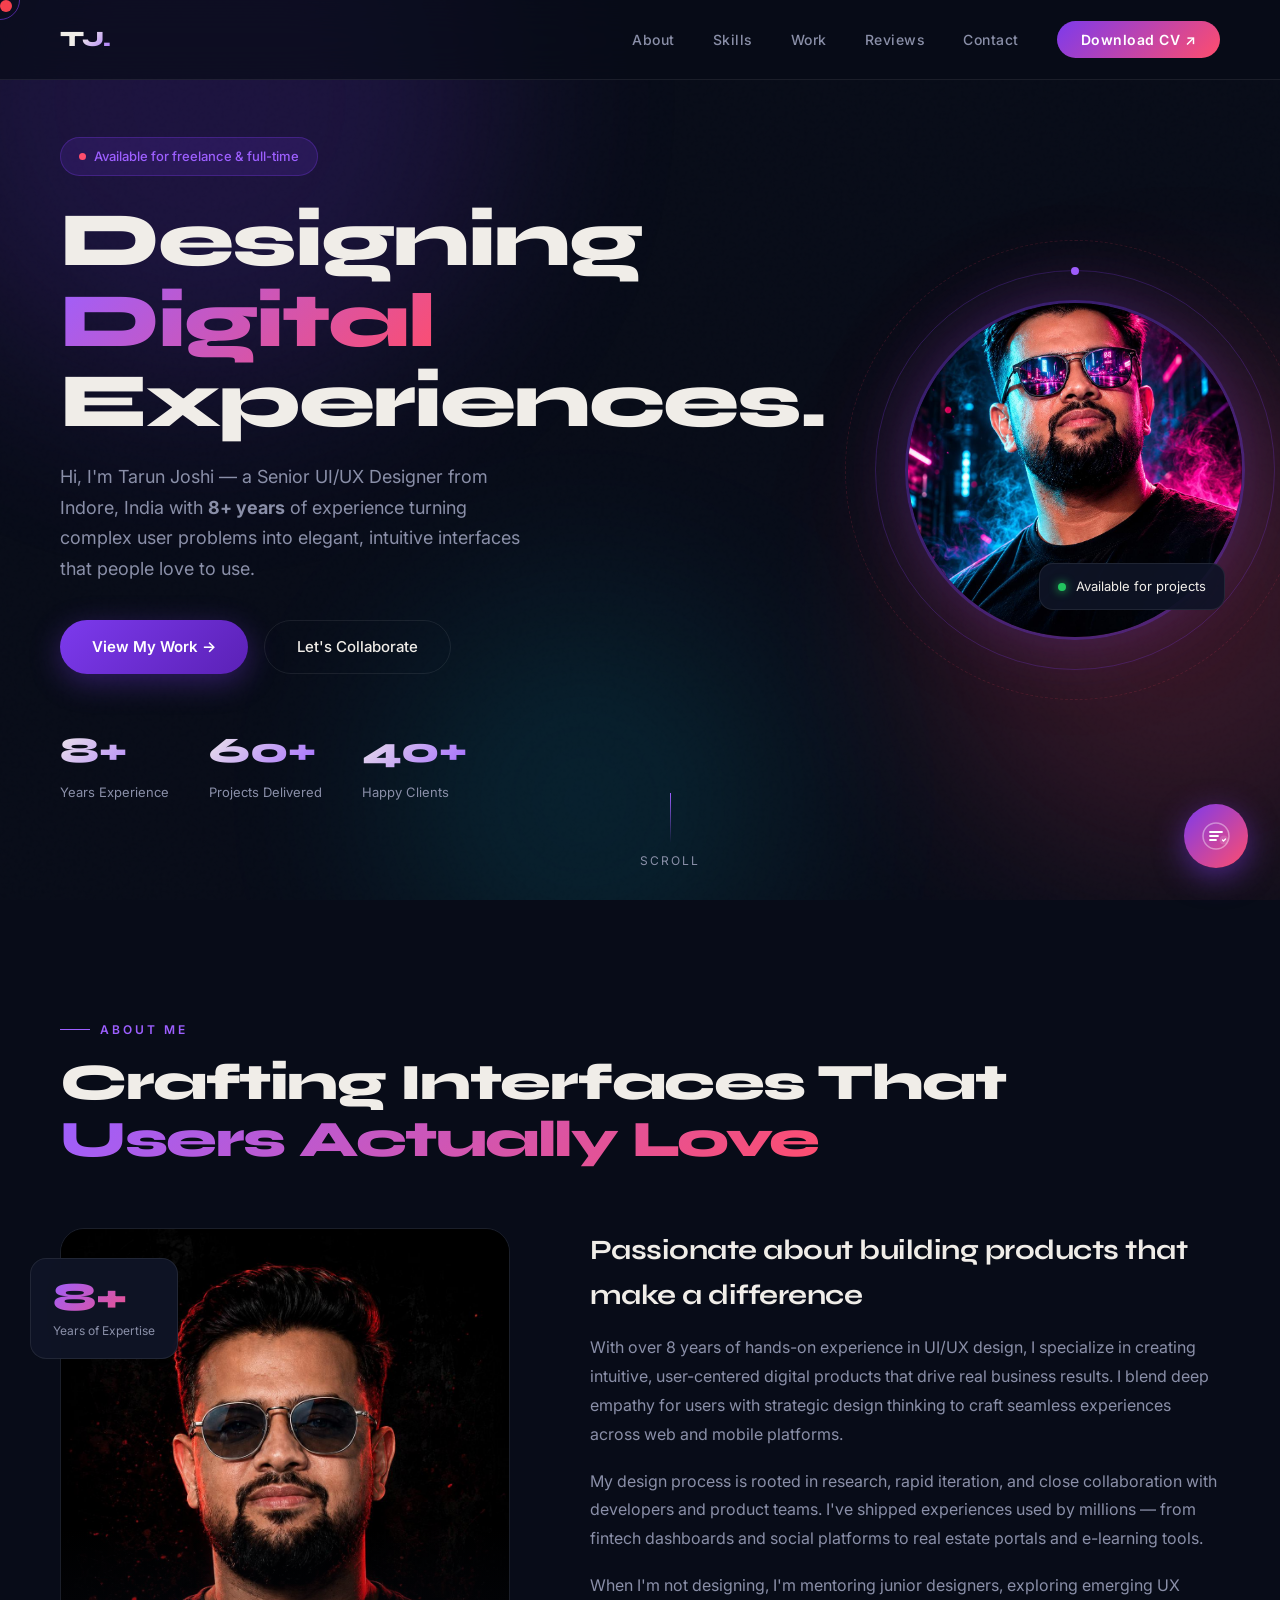
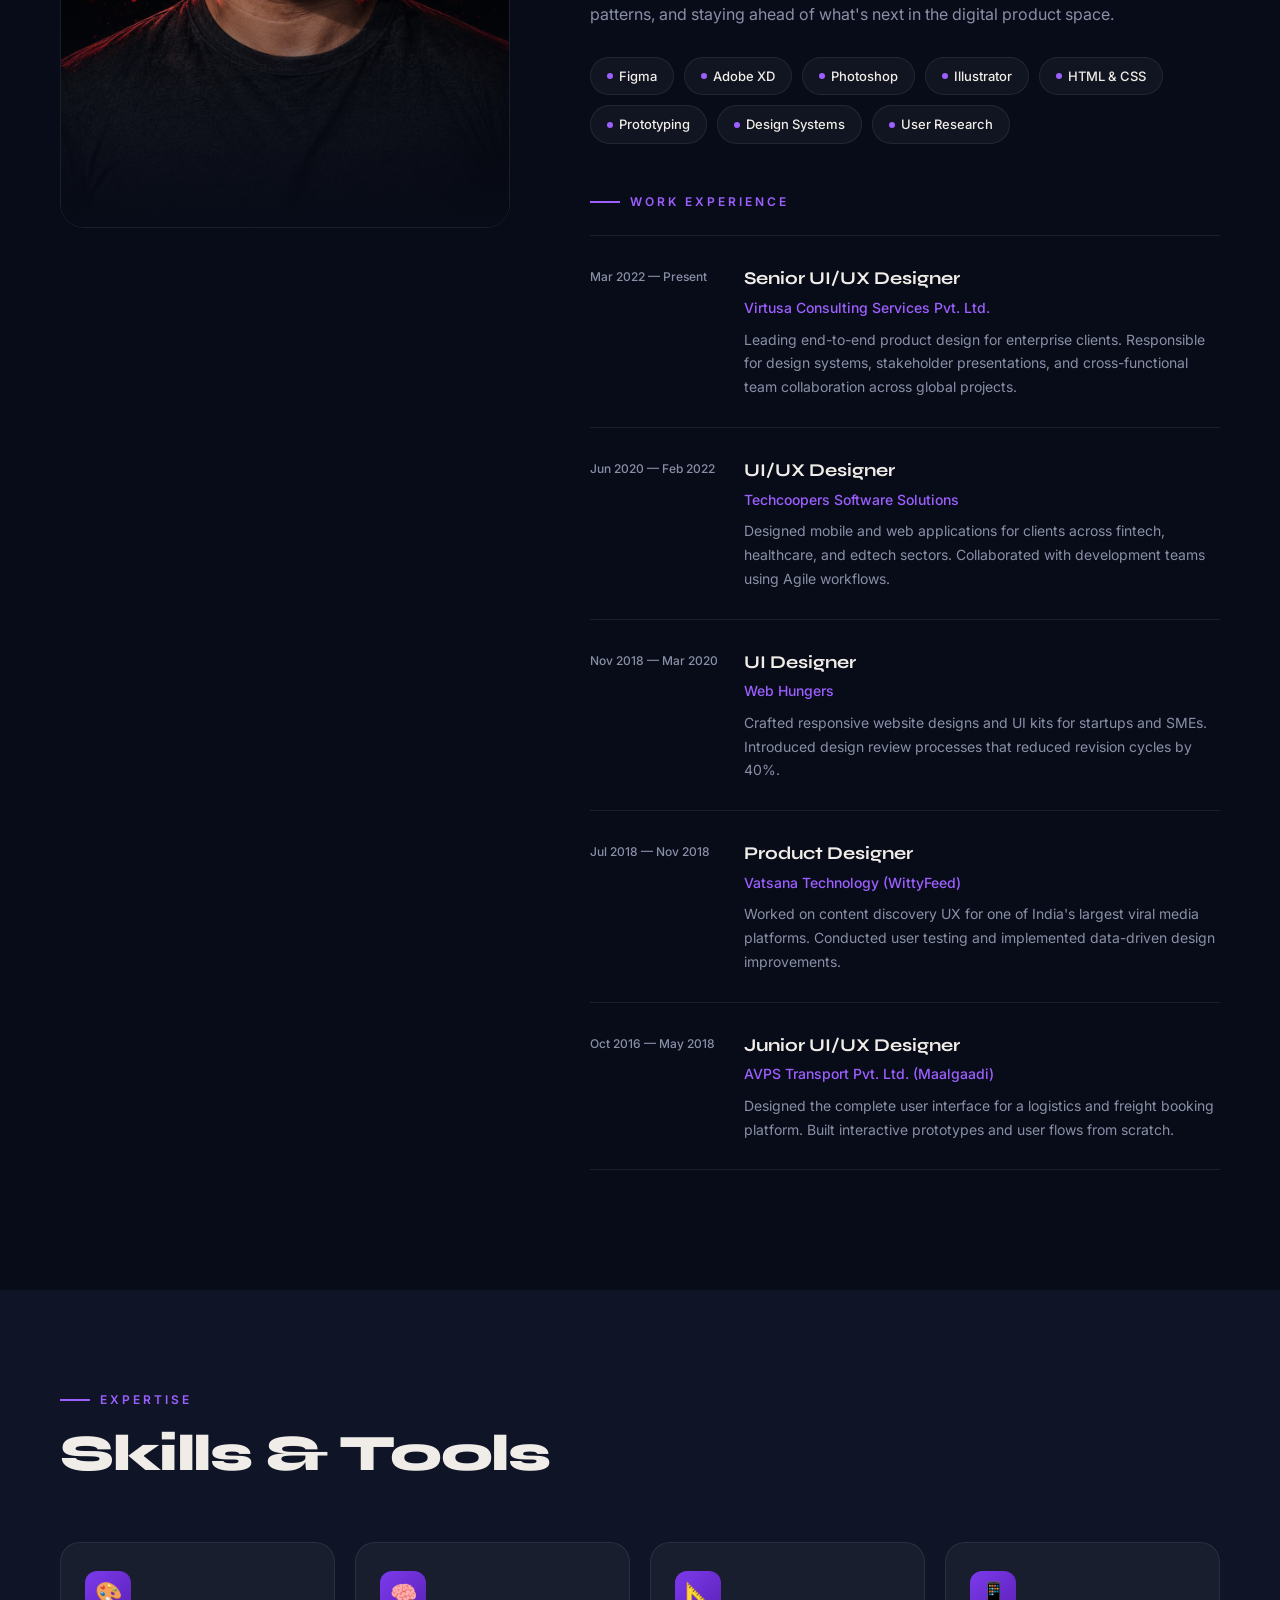
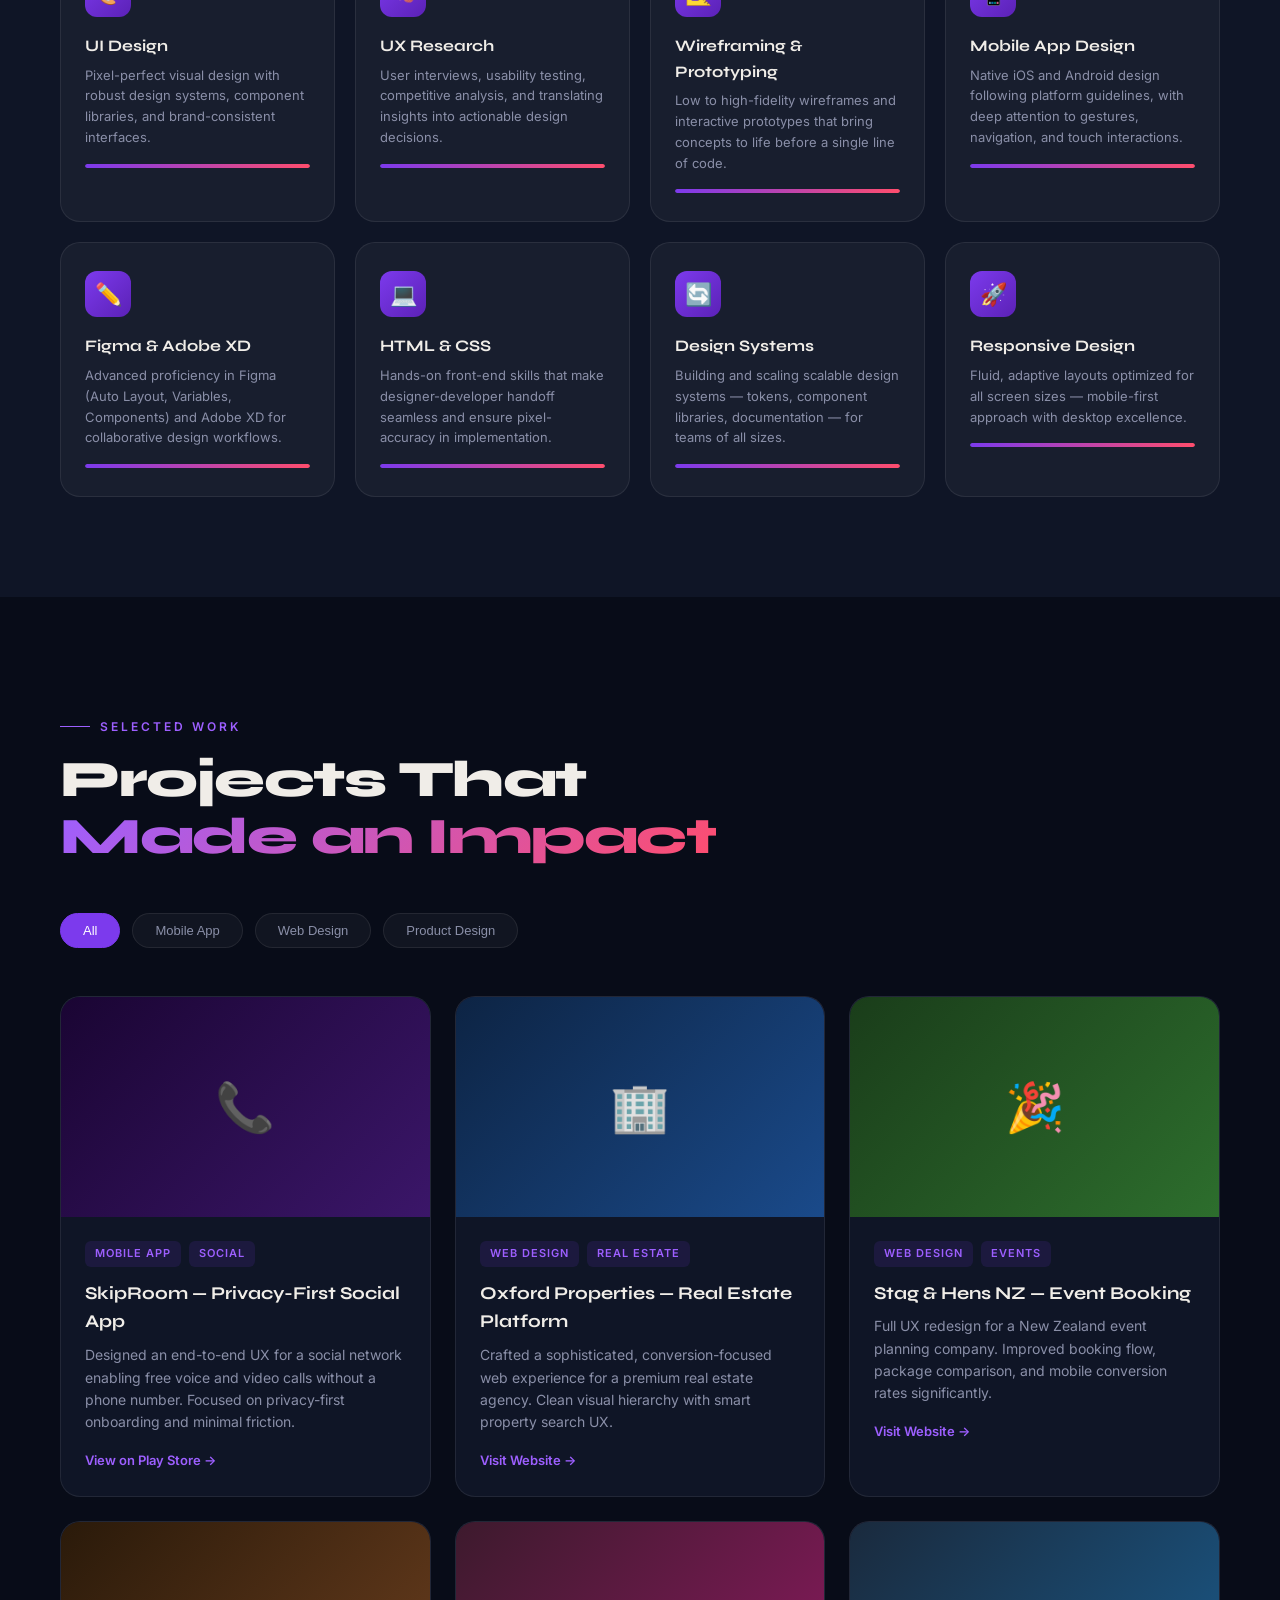
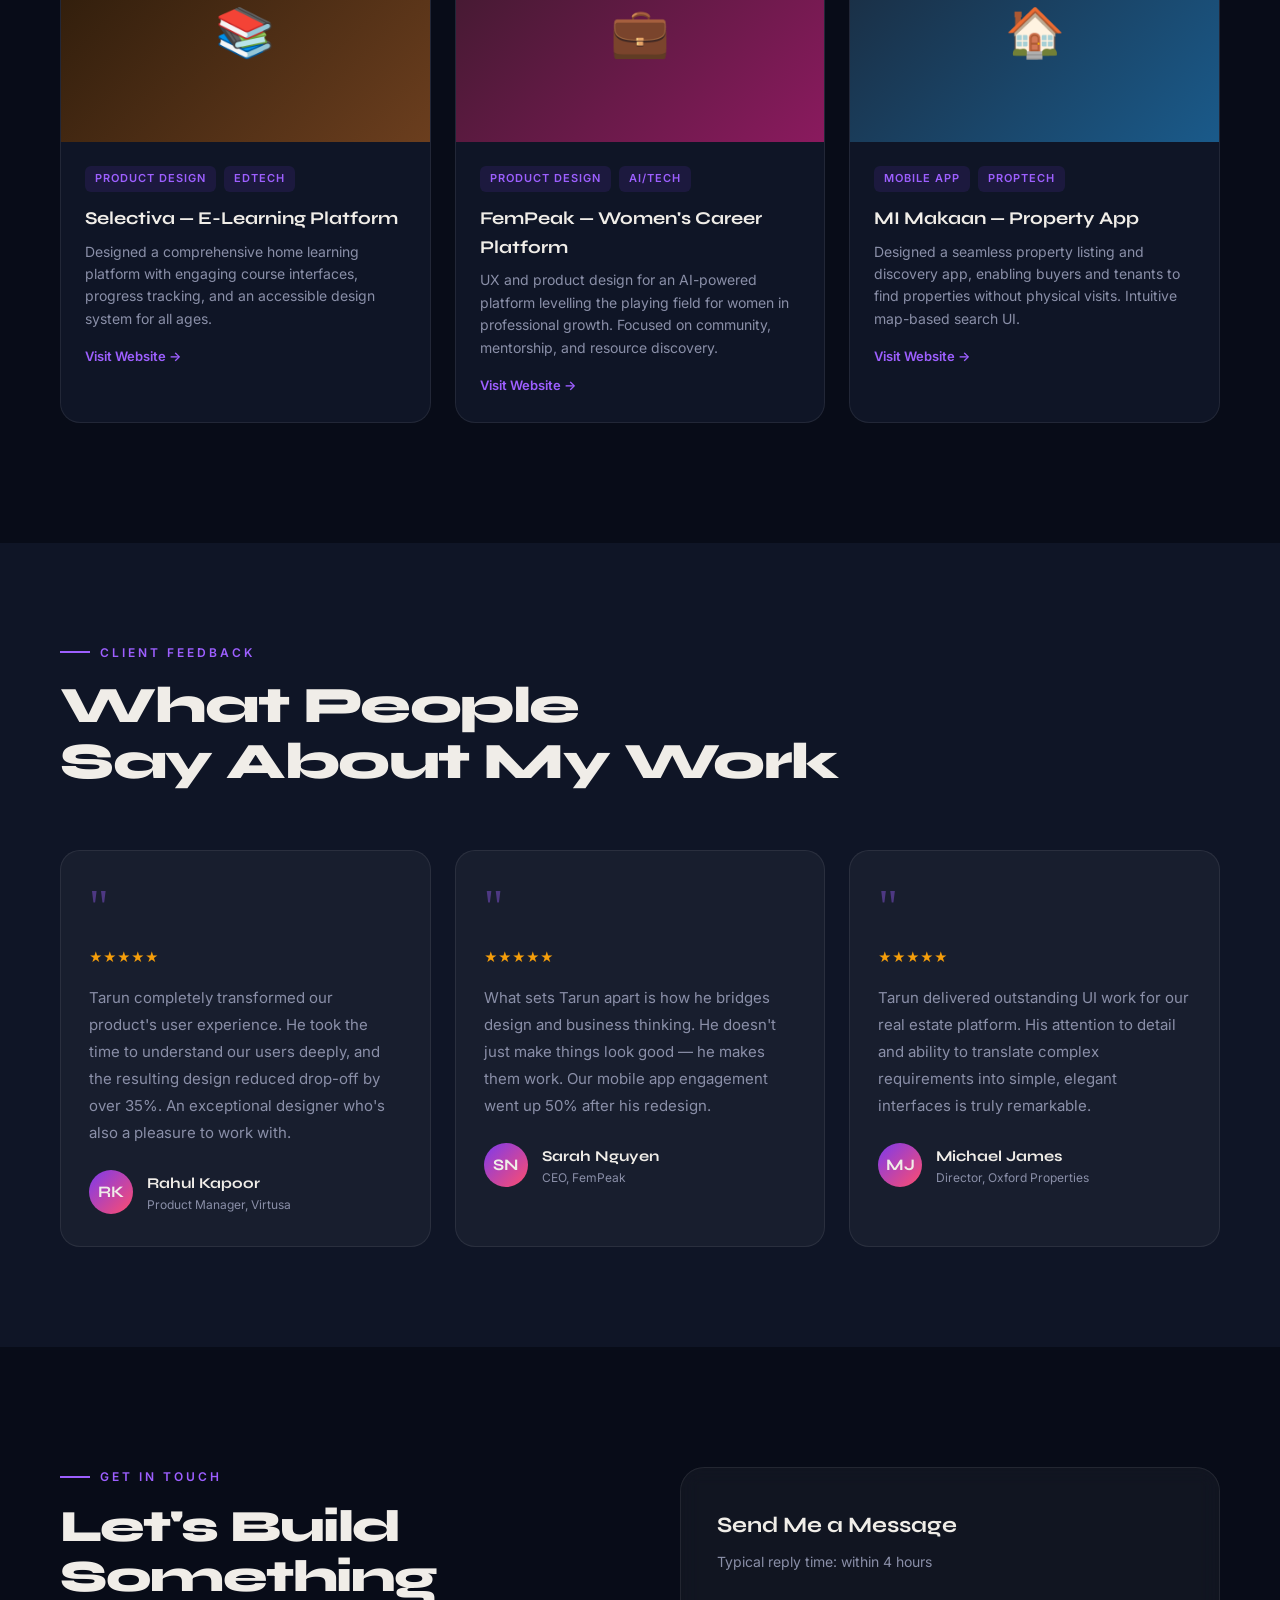
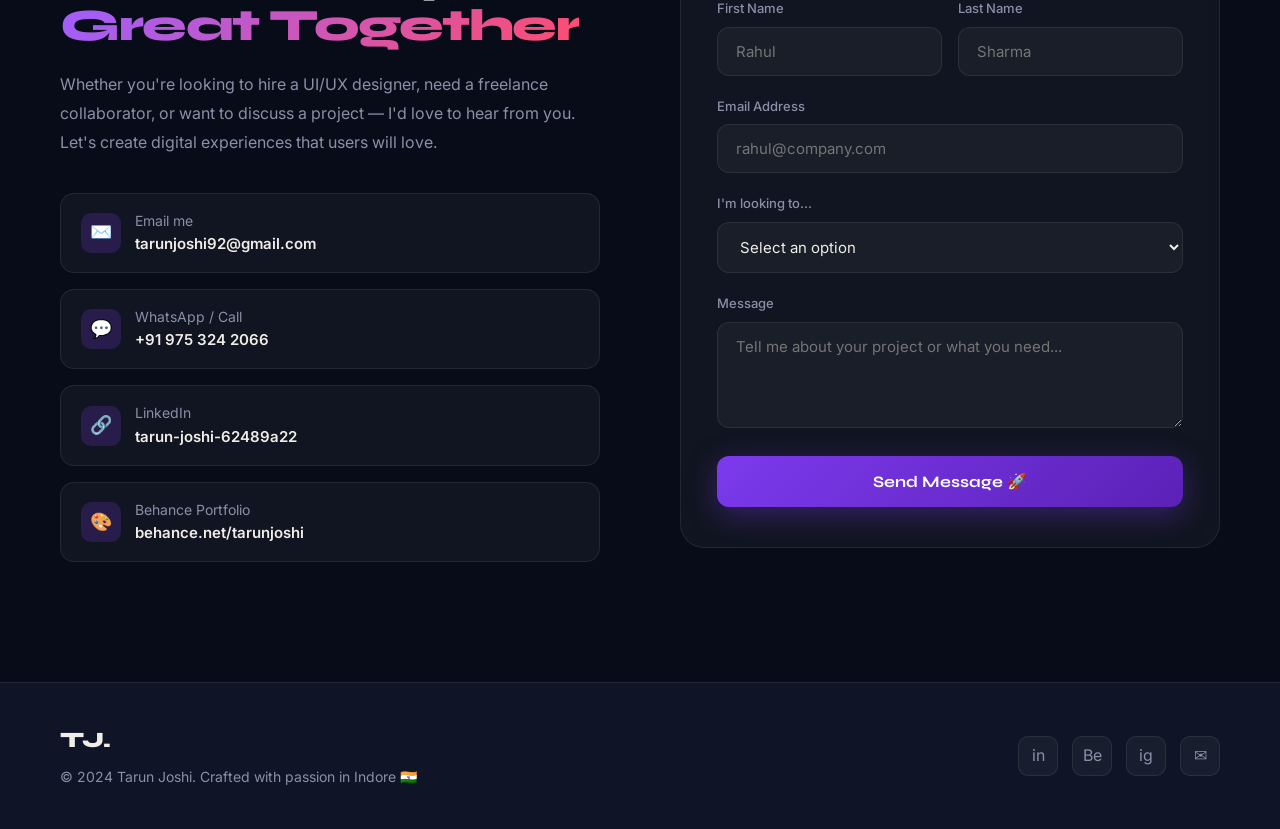
<file: index.html>
<!DOCTYPE html>
<html lang="en">
<head>
<meta charset="UTF-8">
<meta name="viewport" content="width=device-width, initial-scale=1.0">
<meta name="description" content="Tarun Joshi — Senior UI/UX Designer with 8+ years of experience crafting intuitive digital experiences for web and mobile.">
<meta name="keywords" content="UI/UX Designer, Figma, Adobe XD, Product Design, Indore, India, Tarun Joshi">
<title>Tarun Joshi — UI/UX Designer</title>
<link rel="preconnect" href="https://fonts.googleapis.com">
<link href="https://fonts.googleapis.com/css2?family=Syne:wght@400;500;600;700;800&family=Inter:wght@300;400;500;600&display=swap" rel="stylesheet">
<link rel="stylesheet" href="css/style.css">
<style>
  
</style>
</head>
<body>

<div class="cursor" id="cursor"></div>
<div class="cursor-follower" id="cursorFollower"></div>

<div class="mesh-bg">
  <div class="mesh-blob"></div>
  <div class="mesh-blob"></div>
  <div class="mesh-blob"></div>
</div>

<!-- NAV -->
<nav id="navbar">
  <a href="#" class="nav-logo">TJ.</a>
  <ul class="nav-links">
    <li><a href="#about">About</a></li>
    <li><a href="#skills">Skills</a></li>
    <li><a href="#portfolio">Work</a></li>
    <li><a href="#testimonials">Reviews</a></li>
    <li><a href="#contact">Contact</a></li>
    <li><a href="https://tarunjoshi92.github.io/tarunCV/tarun_Joshi_Resume_7yrs.pdf" class="nav-cta" target="_blank">Download CV ↗</a></li>
  </ul>
  <div class="hamburger" id="hamburger">
    <span></span><span></span><span></span>
  </div>
</nav>

<div class="mobile-menu" id="mobileMenu">
  <a href="#about" onclick="closeMobileMenu()">About</a>
  <a href="#skills" onclick="closeMobileMenu()">Skills</a>
  <a href="#portfolio" onclick="closeMobileMenu()">Work</a>
  <a href="#testimonials" onclick="closeMobileMenu()">Reviews</a>
  <a href="#contact" onclick="closeMobileMenu()">Contact</a>
</div>

<!-- HERO -->
<section id="hero">
  <div class="hero-inner">
    <div class="hero-text">
      <div class="hero-tag">Available for freelance & full-time</div>
      <h1 class="hero-name">Designing<br><span>Digital</span><br>Experiences.</h1>
      <p class="hero-sub">Hi, I'm Tarun Joshi — a Senior UI/UX Designer from Indore, India with <strong>8+ years</strong> of experience turning complex user problems into elegant, intuitive interfaces that people love to use.</p>
      <div class="hero-btns">
        <a href="#portfolio" class="btn-primary">View My Work →</a>
        <a href="#contact" class="btn-outline">Let's Collaborate</a>
      </div>
      <div class="hero-stats">
        <div>
          <div class="hero-stat-num" data-count="8">0</div>
          <div class="hero-stat-label">Years Experience</div>
        </div>
        <div>
          <div class="hero-stat-num" data-count="60">0</div>
          <div class="hero-stat-label">Projects Delivered</div>
        </div>
        <div>
          <div class="hero-stat-num" data-count="40">0</div>
          <div class="hero-stat-label">Happy Clients</div>
        </div>
      </div>
    </div>
    <div class="hero-image-wrap">
      <div class="hero-avatar-ring"></div>
      <div class="hero-avatar-ring2"></div>
      <div class="hero-img-container">
        <img src="images/tarunj.jpeg" alt="Tarun Joshi - UI/UX Designer" onerror="this.src='https://ui-avatars.com/api/?name=Tarun+Joshi&size=340&background=7C3AED&color=fff&bold=true'">
      </div>
      <div class="hero-badge">
        <div class="hero-badge-dot"></div>
        <span>Available for projects</span>
      </div>
    </div>
  </div>
  <div class="scroll-hint">
    <div class="scroll-line"></div>
    Scroll
  </div>
</section>

<!-- ABOUT -->
<section id="about">
  <div class="section-wrap">
    <div class="section-label reveal">About Me</div>
    <h2 class="section-title reveal">Crafting Interfaces That<br><span style="background:linear-gradient(135deg,var(--violet-light),var(--coral));-webkit-background-clip:text;-webkit-text-fill-color:transparent;">Users Actually Love</span></h2>

    <div class="about-grid">
      <div class="about-img-wrap reveal">
        <div class="about-img-frame">
          <img src="images/tarun-main.jpeg" alt="Tarun Joshi" onerror="this.src='https://ui-avatars.com/api/?name=Tarun+Joshi&size=500&background=141A30&color=9D5FFF&bold=true'">
        </div>
        <div class="about-exp-card">
          <div class="num">8+</div>
          <div class="label">Years of Expertise</div>
        </div>
      </div>
      <div class="about-content reveal reveal-delay-1">
        <h3>Passionate about building products that make a difference</h3>
        <p>With over 8 years of hands-on experience in UI/UX design, I specialize in creating intuitive, user-centered digital products that drive real business results. I blend deep empathy for users with strategic design thinking to craft seamless experiences across web and mobile platforms.</p>
        <p>My design process is rooted in research, rapid iteration, and close collaboration with developers and product teams. I've shipped experiences used by millions — from fintech dashboards and social platforms to real estate portals and e-learning tools.</p>
        <p>When I'm not designing, I'm mentoring junior designers, exploring emerging UX patterns, and staying ahead of what's next in the digital product space.</p>

        <div class="about-tools">
          <div class="tool-chip"><div class="tool-dot"></div>Figma</div>
          <div class="tool-chip"><div class="tool-dot"></div>Adobe XD</div>
          <div class="tool-chip"><div class="tool-dot"></div>Photoshop</div>
          <div class="tool-chip"><div class="tool-dot"></div>Illustrator</div>
          <div class="tool-chip"><div class="tool-dot"></div>HTML & CSS</div>
          <div class="tool-chip"><div class="tool-dot"></div>Prototyping</div>
          <div class="tool-chip"><div class="tool-dot"></div>Design Systems</div>
          <div class="tool-chip"><div class="tool-dot"></div>User Research</div>
        </div>

        <div class="exp-timeline" style="margin-top: 48px;">
          <div class="section-label" style="margin-bottom: 24px;">Work Experience</div>
          <div class="exp-item reveal">
            <div class="exp-period">Mar 2022 — Present</div>
            <div>
              <div class="exp-role">Senior UI/UX Designer</div>
              <div class="exp-company">Virtusa Consulting Services Pvt. Ltd.</div>
              <div class="exp-desc">Leading end-to-end product design for enterprise clients. Responsible for design systems, stakeholder presentations, and cross-functional team collaboration across global projects.</div>
            </div>
          </div>
          <div class="exp-item reveal reveal-delay-1">
            <div class="exp-period">Jun 2020 — Feb 2022</div>
            <div>
              <div class="exp-role">UI/UX Designer</div>
              <div class="exp-company">Techcoopers Software Solutions</div>
              <div class="exp-desc">Designed mobile and web applications for clients across fintech, healthcare, and edtech sectors. Collaborated with development teams using Agile workflows.</div>
            </div>
          </div>
          <div class="exp-item reveal reveal-delay-2">
            <div class="exp-period">Nov 2018 — Mar 2020</div>
            <div>
              <div class="exp-role">UI Designer</div>
              <div class="exp-company">Web Hungers</div>
              <div class="exp-desc">Crafted responsive website designs and UI kits for startups and SMEs. Introduced design review processes that reduced revision cycles by 40%.</div>
            </div>
          </div>
          <div class="exp-item reveal reveal-delay-3">
            <div class="exp-period">Jul 2018 — Nov 2018</div>
            <div>
              <div class="exp-role">Product Designer</div>
              <div class="exp-company">Vatsana Technology (WittyFeed)</div>
              <div class="exp-desc">Worked on content discovery UX for one of India's largest viral media platforms. Conducted user testing and implemented data-driven design improvements.</div>
            </div>
          </div>
          <div class="exp-item reveal">
            <div class="exp-period">Oct 2016 — May 2018</div>
            <div>
              <div class="exp-role">Junior UI/UX Designer</div>
              <div class="exp-company">AVPS Transport Pvt. Ltd. (Maalgaadi)</div>
              <div class="exp-desc">Designed the complete user interface for a logistics and freight booking platform. Built interactive prototypes and user flows from scratch.</div>
            </div>
          </div>
        </div>
      </div>
    </div>
  </div>
</section>

<!-- SKILLS -->
<section id="skills">
  <div class="section-wrap">
    <div class="section-label reveal">Expertise</div>
    <h2 class="section-title reveal">Skills &amp; Tools</h2>
    <div class="skills-grid">
      <div class="skill-card reveal" data-delay="0">
        <div class="skill-icon">🎨</div>
        <div class="skill-name">UI Design</div>
        <div class="skill-desc">Pixel-perfect visual design with robust design systems, component libraries, and brand-consistent interfaces.</div>
        <div class="skill-bar-wrap"><div class="skill-bar" data-width="0.95"></div></div>
      </div>
      <div class="skill-card reveal reveal-delay-1" data-delay="100">
        <div class="skill-icon">🧠</div>
        <div class="skill-name">UX Research</div>
        <div class="skill-desc">User interviews, usability testing, competitive analysis, and translating insights into actionable design decisions.</div>
        <div class="skill-bar-wrap"><div class="skill-bar" data-width="0.88"></div></div>
      </div>
      <div class="skill-card reveal reveal-delay-2" data-delay="200">
        <div class="skill-icon">📐</div>
        <div class="skill-name">Wireframing & Prototyping</div>
        <div class="skill-desc">Low to high-fidelity wireframes and interactive prototypes that bring concepts to life before a single line of code.</div>
        <div class="skill-bar-wrap"><div class="skill-bar" data-width="0.97"></div></div>
      </div>
      <div class="skill-card reveal reveal-delay-3" data-delay="300">
        <div class="skill-icon">📱</div>
        <div class="skill-name">Mobile App Design</div>
        <div class="skill-desc">Native iOS and Android design following platform guidelines, with deep attention to gestures, navigation, and touch interactions.</div>
        <div class="skill-bar-wrap"><div class="skill-bar" data-width="0.92"></div></div>
      </div>
      <div class="skill-card reveal" data-delay="0">
        <div class="skill-icon">✏️</div>
        <div class="skill-name">Figma & Adobe XD</div>
        <div class="skill-desc">Advanced proficiency in Figma (Auto Layout, Variables, Components) and Adobe XD for collaborative design workflows.</div>
        <div class="skill-bar-wrap"><div class="skill-bar" data-width="0.98"></div></div>
      </div>
      <div class="skill-card reveal reveal-delay-1" data-delay="100">
        <div class="skill-icon">💻</div>
        <div class="skill-name">HTML & CSS</div>
        <div class="skill-desc">Hands-on front-end skills that make designer-developer handoff seamless and ensure pixel-accuracy in implementation.</div>
        <div class="skill-bar-wrap"><div class="skill-bar" data-width="0.80"></div></div>
      </div>
      <div class="skill-card reveal reveal-delay-2" data-delay="200">
        <div class="skill-icon">🔄</div>
        <div class="skill-name">Design Systems</div>
        <div class="skill-desc">Building and scaling scalable design systems — tokens, component libraries, documentation — for teams of all sizes.</div>
        <div class="skill-bar-wrap"><div class="skill-bar" data-width="0.90"></div></div>
      </div>
      <div class="skill-card reveal reveal-delay-3" data-delay="300">
        <div class="skill-icon">🚀</div>
        <div class="skill-name">Responsive Design</div>
        <div class="skill-desc">Fluid, adaptive layouts optimized for all screen sizes — mobile-first approach with desktop excellence.</div>
        <div class="skill-bar-wrap"><div class="skill-bar" data-width="0.94"></div></div>
      </div>
    </div>
  </div>
</section>

<!-- PORTFOLIO -->
<section id="portfolio">
  <div class="section-wrap">
    <div class="section-label reveal">Selected Work</div>
    <h2 class="section-title reveal">Projects That<br><span style="background:linear-gradient(135deg,var(--violet-light),var(--coral));-webkit-background-clip:text;-webkit-text-fill-color:transparent;">Made an Impact</span></h2>

    <div class="portfolio-filters reveal">
      <button class="filter-btn active">All</button>
      <button class="filter-btn">Mobile App</button>
      <button class="filter-btn">Web Design</button>
      <button class="filter-btn">Product Design</button>
    </div>

    <div class="portfolio-grid">
      <div class="portfolio-card reveal">
        <div class="portfolio-thumb">
          <div class="portfolio-thumb-bg" style="background:linear-gradient(135deg,#1a0533,#3b1669);"></div>
          <div class="portfolio-thumb-icon">📞</div>
        </div>
        <div class="portfolio-info">
          <div class="portfolio-tags"><span class="portfolio-tag">Mobile App</span><span class="portfolio-tag">Social</span></div>
          <div class="portfolio-title">SkipRoom — Privacy-First Social App</div>
          <div class="portfolio-desc">Designed an end-to-end UX for a social network enabling free voice and video calls without a phone number. Focused on privacy-first onboarding and minimal friction.</div>
          <a href="https://play.google.com/store/apps/details?id=com.skiproom" target="_blank" class="portfolio-link">View on Play Store →</a>
        </div>
      </div>

      <div class="portfolio-card reveal reveal-delay-1">
        <div class="portfolio-thumb">
          <div class="portfolio-thumb-bg" style="background:linear-gradient(135deg,#0d2444,#1a4a8a);"></div>
          <div class="portfolio-thumb-icon">🏢</div>
        </div>
        <div class="portfolio-info">
          <div class="portfolio-tags"><span class="portfolio-tag">Web Design</span><span class="portfolio-tag">Real Estate</span></div>
          <div class="portfolio-title">Oxford Properties — Real Estate Platform</div>
          <div class="portfolio-desc">Crafted a sophisticated, conversion-focused web experience for a premium real estate agency. Clean visual hierarchy with smart property search UX.</div>
          <a href="https://opgny.com/" target="_blank" class="portfolio-link">Visit Website →</a>
        </div>
      </div>

      <div class="portfolio-card reveal reveal-delay-2">
        <div class="portfolio-thumb">
          <div class="portfolio-thumb-bg" style="background:linear-gradient(135deg,#1a3d1a,#2d6e2d);"></div>
          <div class="portfolio-thumb-icon">🎉</div>
        </div>
        <div class="portfolio-info">
          <div class="portfolio-tags"><span class="portfolio-tag">Web Design</span><span class="portfolio-tag">Events</span></div>
          <div class="portfolio-title">Stag & Hens NZ — Event Booking</div>
          <div class="portfolio-desc">Full UX redesign for a New Zealand event planning company. Improved booking flow, package comparison, and mobile conversion rates significantly.</div>
          <a href="https://stagdoandhensdonz.co.nz/" target="_blank" class="portfolio-link">Visit Website →</a>
        </div>
      </div>

      <div class="portfolio-card reveal">
        <div class="portfolio-thumb">
          <div class="portfolio-thumb-bg" style="background:linear-gradient(135deg,#2a1a0a,#6b3e1e);"></div>
          <div class="portfolio-thumb-icon">📚</div>
        </div>
        <div class="portfolio-info">
          <div class="portfolio-tags"><span class="portfolio-tag">Product Design</span><span class="portfolio-tag">EdTech</span></div>
          <div class="portfolio-title">Selectiva — E-Learning Platform</div>
          <div class="portfolio-desc">Designed a comprehensive home learning platform with engaging course interfaces, progress tracking, and an accessible design system for all ages.</div>
          <a href="https://www.selectiva.org" target="_blank" class="portfolio-link">Visit Website →</a>
        </div>
      </div>

      <div class="portfolio-card reveal reveal-delay-1">
        <div class="portfolio-thumb">
          <div class="portfolio-thumb-bg" style="background:linear-gradient(135deg,#3d1a2d,#8a1a5e);"></div>
          <div class="portfolio-thumb-icon">💼</div>
        </div>
        <div class="portfolio-info">
          <div class="portfolio-tags"><span class="portfolio-tag">Product Design</span><span class="portfolio-tag">AI/Tech</span></div>
          <div class="portfolio-title">FemPeak — Women's Career Platform</div>
          <div class="portfolio-desc">UX and product design for an AI-powered platform levelling the playing field for women in professional growth. Focused on community, mentorship, and resource discovery.</div>
          <a href="https://www.fempeak.ai/" target="_blank" class="portfolio-link">Visit Website →</a>
        </div>
      </div>

      <div class="portfolio-card reveal reveal-delay-2">
        <div class="portfolio-thumb">
          <div class="portfolio-thumb-bg" style="background:linear-gradient(135deg,#1a2a3d,#1a5a8a);"></div>
          <div class="portfolio-thumb-icon">🏠</div>
        </div>
        <div class="portfolio-info">
          <div class="portfolio-tags"><span class="portfolio-tag">Mobile App</span><span class="portfolio-tag">PropTech</span></div>
          <div class="portfolio-title">MI Makaan — Property App</div>
          <div class="portfolio-desc">Designed a seamless property listing and discovery app, enabling buyers and tenants to find properties without physical visits. Intuitive map-based search UI.</div>
          <a href="https://www.mimakaan.com/" target="_blank" class="portfolio-link">Visit Website →</a>
        </div>
      </div>
    </div>
  </div>
</section>

<!-- TESTIMONIALS -->
<section id="testimonials">
  <div class="section-wrap">
    <div class="section-label reveal">Client Feedback</div>
    <h2 class="section-title reveal">What People<br>Say About My Work</h2>
    <div class="testi-grid">
      <div class="testi-card reveal">
        <span class="testi-quote">"</span>
        <div class="stars">★★★★★</div>
        <div class="testi-text">Tarun completely transformed our product's user experience. He took the time to understand our users deeply, and the resulting design reduced drop-off by over 35%. An exceptional designer who's also a pleasure to work with.</div>
        <div class="testi-author">
          <div class="testi-avatar">RK</div>
          <div>
            <div class="testi-name">Rahul Kapoor</div>
            <div class="testi-role">Product Manager, Virtusa</div>
          </div>
        </div>
      </div>
      <div class="testi-card reveal reveal-delay-1">
        <span class="testi-quote">"</span>
        <div class="stars">★★★★★</div>
        <div class="testi-text">What sets Tarun apart is how he bridges design and business thinking. He doesn't just make things look good — he makes them work. Our mobile app engagement went up 50% after his redesign.</div>
        <div class="testi-author">
          <div class="testi-avatar">SN</div>
          <div>
            <div class="testi-name">Sarah Nguyen</div>
            <div class="testi-role">CEO, FemPeak</div>
          </div>
        </div>
      </div>
      <div class="testi-card reveal reveal-delay-2">
        <span class="testi-quote">"</span>
        <div class="stars">★★★★★</div>
        <div class="testi-text">Tarun delivered outstanding UI work for our real estate platform. His attention to detail and ability to translate complex requirements into simple, elegant interfaces is truly remarkable.</div>
        <div class="testi-author">
          <div class="testi-avatar">MJ</div>
          <div>
            <div class="testi-name">Michael James</div>
            <div class="testi-role">Director, Oxford Properties</div>
          </div>
        </div>
      </div>
    </div>
  </div>
</section>

<!-- CONTACT -->
<section id="contact">
  <div class="section-wrap">
    <div class="contact-inner">
      <div class="contact-info reveal">
        <div class="section-label">Get In Touch</div>
        <h2>Let's Build<br>Something <span style="background:linear-gradient(135deg,var(--violet-light),var(--coral));-webkit-background-clip:text;-webkit-text-fill-color:transparent;">Great Together</span></h2>
        <p>Whether you're looking to hire a UI/UX designer, need a freelance collaborator, or want to discuss a project — I'd love to hear from you. Let's create digital experiences that users will love.</p>
        <div class="contact-links">
          <a href="mailto:tarunjoshi92@gmail.com" class="contact-link-item">
            <div class="contact-link-icon">✉️</div>
            <div>
              <div class="contact-link-text">Email me</div>
              <div class="contact-link-val">tarunjoshi92@gmail.com</div>
            </div>
          </a>
          <a href="https://api.whatsapp.com/send/?phone=919753242066&text=Hi+Tarun,+I'm+looking+for+a+UI/UX+designer" target="_blank" class="contact-link-item">
            <div class="contact-link-icon">💬</div>
            <div>
              <div class="contact-link-text">WhatsApp / Call</div>
              <div class="contact-link-val">+91 975 324 2066</div>
            </div>
          </a>
          <a href="http://linkedin.com/in/tarun-joshi-62489a22" target="_blank" class="contact-link-item">
            <div class="contact-link-icon">🔗</div>
            <div>
              <div class="contact-link-text">LinkedIn</div>
              <div class="contact-link-val">tarun-joshi-62489a22</div>
            </div>
          </a>
          <a href="https://www.behance.net/tarunjoshi" target="_blank" class="contact-link-item">
            <div class="contact-link-icon">🎨</div>
            <div>
              <div class="contact-link-text">Behance Portfolio</div>
              <div class="contact-link-val">behance.net/tarunjoshi</div>
            </div>
          </a>
        </div>
      </div>
      <div class="contact-form-wrap reveal reveal-delay-1">
        <h3 style="font-family:'Syne',sans-serif;font-size:22px;font-weight:700;margin-bottom:8px;">Send Me a Message</h3>
        <p style="font-size:14px;color:var(--muted);margin-bottom:24px;">Typical reply time: within 4 hours</p>
        <div id="formSuccess" style="display:none;background:rgba(34,197,94,0.12);border:1px solid rgba(34,197,94,0.3);padding:16px;border-radius:12px;color:#22C55E;font-size:14px;margin-bottom:20px;">
          ✅ Message sent! Tarun will reply shortly.
        </div>
        <div class="form-row">
          <div class="form-group">
            <label>First Name</label>
            <input type="text" id="firstName" placeholder="Rahul" />
          </div>
          <div class="form-group">
            <label>Last Name</label>
            <input type="text" id="lastName" placeholder="Sharma" />
          </div>
        </div>
        <div class="form-group">
          <label>Email Address</label>
          <input type="email" id="contactEmail" placeholder="rahul@company.com" />
        </div>
        <div class="form-group">
          <label>I'm looking to...</label>
          <select id="contactType">
            <option value="">Select an option</option>
            <option>Hire Tarun full-time</option>
            <option>Hire for a freelance project</option>
            <option>Discuss a collaboration</option>
            <option>Get a design consultation</option>
            <option>Something else</option>
          </select>
        </div>
        <div class="form-group">
          <label>Message</label>
          <textarea id="contactMessage" rows="4" placeholder="Tell me about your project or what you need..."></textarea>
        </div>
        <button class="submit-btn" onclick="submitContactForm()">Send Message 🚀</button>
      </div>
    </div>
  </div>
</section>

<!-- FOOTER -->
<footer>
  <div>
    <div class="nav-logo" style="margin-bottom:8px;">TJ.</div>
    <div class="footer-left">© 2024 Tarun Joshi. Crafted with passion in Indore 🇮🇳</div>
  </div>
  <div class="footer-social">
    <a href="http://linkedin.com/in/tarun-joshi-62489a22" target="_blank" title="LinkedIn">in</a>
    <a href="https://www.behance.net/tarunjoshi" target="_blank" title="Behance">Be</a>
    <a href="https://www.instagram.com/tarunjoshi.16/" target="_blank" title="Instagram">ig</a>
    <a href="mailto:tarunjoshi92@gmail.com" title="Email">✉</a>
  </div>
</footer>

<!-- AI CHAT WIDGET -->
<button class="ai-chat-btn" id="aiChatBtn" onclick="toggleAiPanel()" title="Chat with AI — Ask about hiring Tarun">
  <svg width="28" height="28" viewBox="0 0 28 28" fill="none"><circle cx="14" cy="14" r="13" stroke="white" stroke-width="1.5" opacity="0.4"/><path d="M8 10h12M8 14h8M8 18h6" stroke="white" stroke-width="1.8" stroke-linecap="round"/><circle cx="22" cy="18" r="4.5" fill="white" opacity="0.15"/><path d="M20.5 18l1 1 2-2" stroke="white" stroke-width="1.3" stroke-linecap="round" stroke-linejoin="round"/></svg>
</button>
<div class="ai-chat-tooltip">Ask AI about hiring Tarun ✨</div>

<div class="ai-panel" id="aiPanel">
  <div class="ai-panel-header">
    <div>
      <div class="ai-panel-title">Ask About Tarun 🤖</div>
      <div class="ai-panel-sub">AI assistant — instant answers about hiring</div>
    </div>
    <div style="display:flex;align-items:center;gap:14px;">
      <div class="ai-status"><div class="ai-status-dot"></div>Online</div>
      <button class="ai-close" onclick="toggleAiPanel()">✕</button>
    </div>
  </div>
  <div class="ai-messages" id="aiMessages">
    <div class="ai-msg bot">
      👋 Hi there! I'm Tarun's AI assistant. I can answer any questions about his experience, availability, pricing, or how to hire him. What would you like to know?
    </div>
  </div>
  <div class="ai-quick-replies" id="quickReplies">
    <button class="ai-quick-btn" onclick="sendQuick('Is Tarun available for hire?')">Available for hire?</button>
    <button class="ai-quick-btn" onclick="sendQuick('What are his rates?')">Rates & pricing</button>
    <button class="ai-quick-btn" onclick="sendQuick('What tools does he use?')">Tools he uses</button>
    <button class="ai-quick-btn" onclick="sendQuick('Tell me about his experience')">His experience</button>
  </div>
  <div class="ai-input-wrap">
    <textarea class="ai-input" id="aiInput" placeholder="Ask anything..." rows="1" onkeydown="handleAiKey(event)" oninput="autoResize(this)"></textarea>
    <button class="ai-send" onclick="sendAiMessage()">
      <svg width="18" height="18" viewBox="0 0 18 18" fill="none"><path d="M2 9L16 2L10 16L9 10L2 9Z" fill="white"/></svg>
    </button>
  </div>
</div>

<script>
// ===== CURSOR =====
const cursor = document.getElementById('cursor');
const follower = document.getElementById('cursorFollower');
let mx = 0, my = 0, fx = 0, fy = 0;
document.addEventListener('mousemove', e => {
  mx = e.clientX; my = e.clientY;
  cursor.style.transform = `translate(${mx-6}px, ${my-6}px)`;
});
(function animateCursor() {
  fx += (mx - fx) * 0.12; fy += (my - fy) * 0.12;
  follower.style.transform = `translate(${fx-20}px, ${fy-20}px)`;
  requestAnimationFrame(animateCursor);
})();
document.querySelectorAll('a, button, .portfolio-card, .skill-card, .testi-card').forEach(el => {
  el.addEventListener('mouseenter', () => follower.classList.add('hovering'));
  el.addEventListener('mouseleave', () => follower.classList.remove('hovering'));
});

// ===== NAV SCROLL =====
const navbar = document.getElementById('navbar');
window.addEventListener('scroll', () => {
  navbar.classList.toggle('scrolled', window.scrollY > 60);
});

// ===== MOBILE MENU =====
const hamburger = document.getElementById('hamburger');
const mobileMenu = document.getElementById('mobileMenu');
hamburger.addEventListener('click', () => {
  hamburger.classList.toggle('open');
  mobileMenu.classList.toggle('open');
});
function closeMobileMenu() {
  hamburger.classList.remove('open');
  mobileMenu.classList.remove('open');
}

// ===== SCROLL REVEAL =====
const reveals = document.querySelectorAll('.reveal');
const revealObserver = new IntersectionObserver((entries) => {
  entries.forEach(e => { if (e.isIntersecting) { e.target.classList.add('visible'); revealObserver.unobserve(e.target); } });
}, { threshold: 0.12 });
reveals.forEach(el => revealObserver.observe(el));

// ===== SKILL BARS =====
const skillObserver = new IntersectionObserver((entries) => {
  entries.forEach(e => {
    if (e.isIntersecting) {
      e.target.querySelectorAll('.skill-bar').forEach(bar => {
        setTimeout(() => bar.classList.add('animated'), 200);
      });
    }
  });
}, { threshold: 0.2 });
document.querySelectorAll('.skill-card').forEach(card => skillObserver.observe(card));

// ===== COUNTER ANIMATION =====
function animateCount(el, target, suffix = '+') {
  let current = 0;
  const inc = target / 50;
  const timer = setInterval(() => {
    current = Math.min(current + inc, target);
    el.textContent = Math.floor(current) + suffix;
    if (current >= target) clearInterval(timer);
  }, 30);
}
const counterObserver = new IntersectionObserver((entries) => {
  entries.forEach(e => {
    if (e.isIntersecting) {
      document.querySelectorAll('[data-count]').forEach(el => {
        animateCount(el, parseInt(el.dataset.count));
      });
      counterObserver.disconnect();
    }
  });
}, { threshold: 0.5 });
const heroStats = document.querySelector('.hero-stats');
if (heroStats) counterObserver.observe(heroStats);

// ===== PORTFOLIO FILTER =====
document.querySelectorAll('.filter-btn').forEach(btn => {
  btn.addEventListener('click', function() {
    document.querySelectorAll('.filter-btn').forEach(b => b.classList.remove('active'));
    this.classList.add('active');
  });
});

// ===== CONTACT FORM =====
function submitContactForm() {
  const firstName = document.getElementById('firstName').value.trim();
  const email = document.getElementById('contactEmail').value.trim();
  const message = document.getElementById('contactMessage').value.trim();
  if (!firstName || !email || !message) { alert('Please fill in your name, email, and message.'); return; }
  document.getElementById('formSuccess').style.display = 'block';
  setTimeout(() => { document.getElementById('formSuccess').style.display = 'none'; }, 5000);
  document.getElementById('firstName').value = '';
  document.getElementById('lastName').value = '';
  document.getElementById('contactEmail').value = '';
  document.getElementById('contactMessage').value = '';
}

// ===== AI CHAT =====
let aiOpen = false;
let aiTyping = false;
let conversationHistory = [];

const SYSTEM_PROMPT = `You are a friendly and professional AI assistant for Tarun Joshi, a Senior UI/UX Designer based in Indore, India.

Key facts about Tarun:
- 8+ years of UI/UX design experience
- Currently working at Virtusa Consulting Services (March 2022 - Present) as Senior UI/UX Designer
- Previous roles: Techcoopers (2020-2022), Web Hungers (2018-2020), Vatsana Technology/WittyFeed (2018), AVPS Transport/Maalgaadi (2016-2018)
- Expert in: Figma, Adobe XD, Adobe Photoshop, Adobe Illustrator, HTML/CSS, Responsive Design, Design Systems, UX Research
- Education: BCA from ILVA College, Indore
- Available for freelance projects and open to full-time opportunities
- Email: tarunjoshi92@gmail.com | WhatsApp: +91 975 324 2066
- LinkedIn: linkedin.com/in/tarun-joshi-62489a22 | Behance: behance.net/tarunjoshi
- Notable projects: SkipRoom (social app), Oxford Properties, Stag & Hens NZ, Selectiva (edtech), FemPeak (AI platform), MI Makaan (proptech)
- Based in Indore, India — works with clients globally
- Typical response/availability: replies within 4 hours

Your role: Answer questions from potential clients or employers about hiring Tarun, his skills, availability, process, and portfolio. Be warm, concise (2-4 sentences), and professional. Encourage interested parties to reach out directly via email or WhatsApp. Do not make up specific pricing numbers — instead say rates depend on project scope and to contact Tarun for a quote.`;

function toggleAiPanel() {
  aiOpen = !aiOpen;
  document.getElementById('aiPanel').classList.toggle('open', aiOpen);
  if (aiOpen) { setTimeout(() => document.getElementById('aiInput').focus(), 400); }
}

function autoResize(el) { el.style.height = 'auto'; el.style.height = Math.min(el.scrollHeight, 100) + 'px'; }

function handleAiKey(e) {
  if (e.key === 'Enter' && !e.shiftKey) { e.preventDefault(); sendAiMessage(); }
}

function sendQuick(text) {
  document.getElementById('aiInput').value = text;
  document.getElementById('quickReplies').style.display = 'none';
  sendAiMessage();
}

function appendMessage(text, role) {
  const container = document.getElementById('aiMessages');
  const div = document.createElement('div');
  div.className = `ai-msg ${role}`;
  div.textContent = text;
  container.appendChild(div);
  container.scrollTop = container.scrollHeight;
  return div;
}

function showTyping() {
  const container = document.getElementById('aiMessages');
  const div = document.createElement('div');
  div.className = 'ai-typing'; div.id = 'aiTypingIndicator';
  div.innerHTML = '<span></span><span></span><span></span>';
  container.appendChild(div);
  container.scrollTop = container.scrollHeight;
}

function removeTyping() {
  const t = document.getElementById('aiTypingIndicator');
  if (t) t.remove();
}

async function sendAiMessage() {
  if (aiTyping) return;
  const input = document.getElementById('aiInput');
  const text = input.value.trim();
  if (!text) return;

  input.value = ''; input.style.height = 'auto';
  document.getElementById('quickReplies').style.display = 'none';
  appendMessage(text, 'user');
  conversationHistory.push({ role: 'user', content: text });
  aiTyping = true; showTyping();

  try {
    const response = await fetch('https://api.anthropic.com/v1/messages', {
      method: 'POST',
      headers: { 'Content-Type': 'application/json' },
      body: JSON.stringify({
        model: 'claude-sonnet-4-20250514',
        max_tokens: 1000,
        system: SYSTEM_PROMPT,
        messages: conversationHistory
      })
    });
    const data = await response.json();
    removeTyping();
    const reply = data.content?.map(b => b.text || '').join('') || "I'm having trouble connecting. Please reach out to Tarun directly at tarunjoshi92@gmail.com!";
    appendMessage(reply, 'bot');
    conversationHistory.push({ role: 'assistant', content: reply });
  } catch (err) {
    removeTyping();
    appendMessage("I'm having a connection issue. Please email Tarun directly at tarunjoshi92@gmail.com or WhatsApp +91 975 324 2066!", 'bot');
  }
  aiTyping = false;
}

// Mobile: hide custom cursor
if (window.matchMedia('(pointer: coarse)').matches) {
  document.body.style.cursor = 'auto';
  cursor.style.display = 'none';
  follower.style.display = 'none';
}
</script>
</body>
</html>
</file>
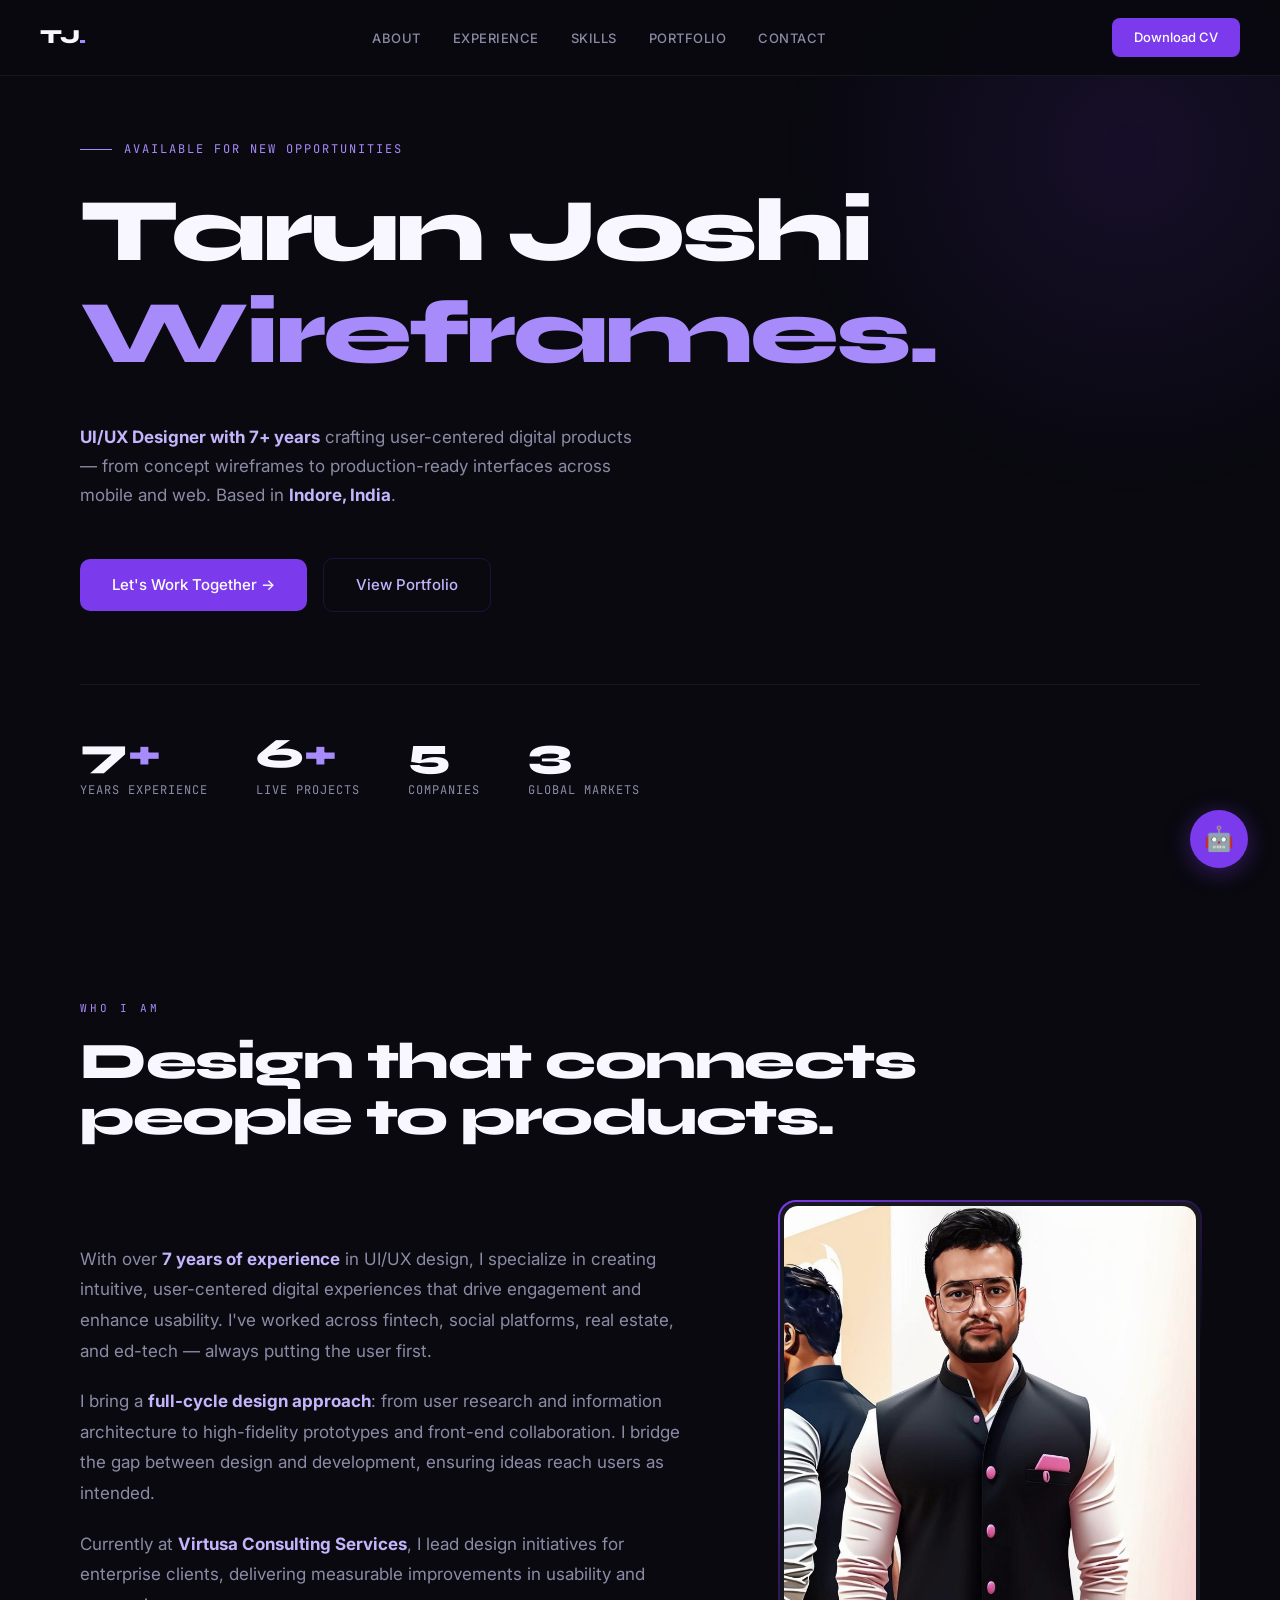
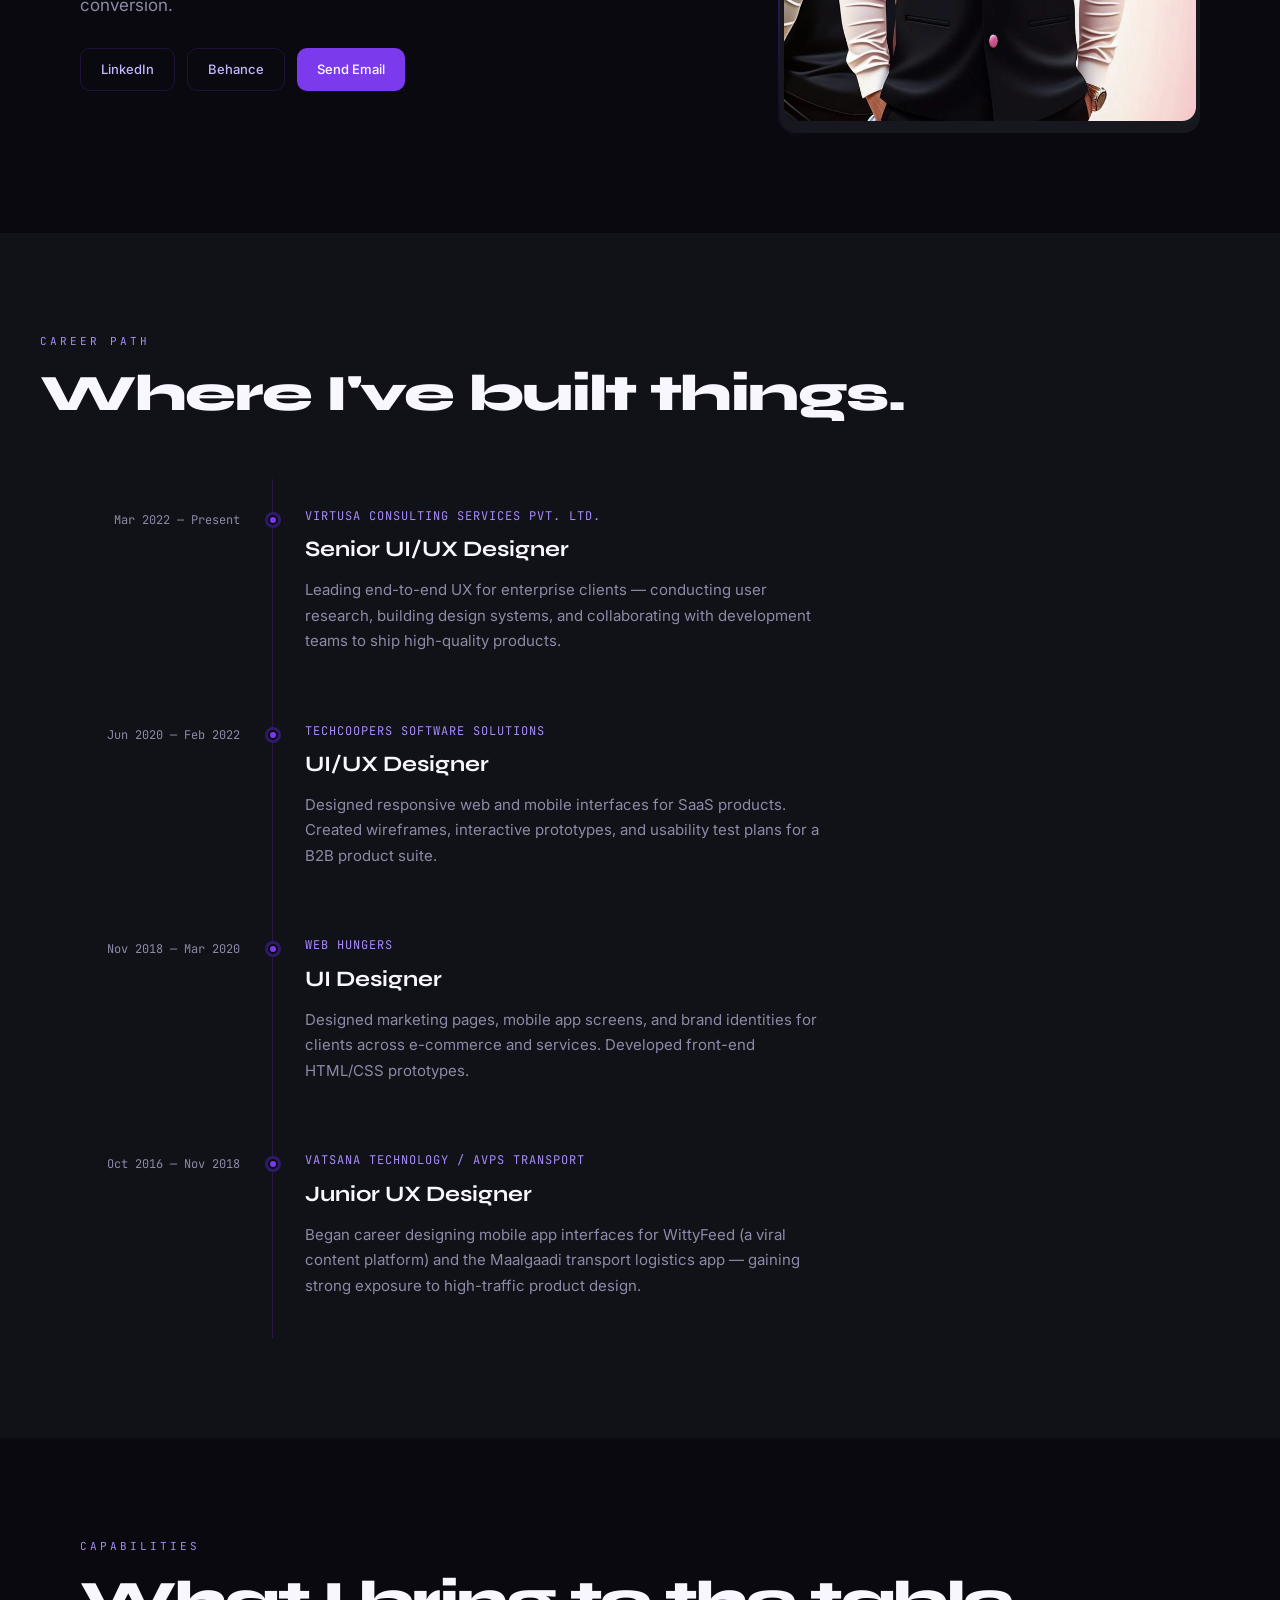
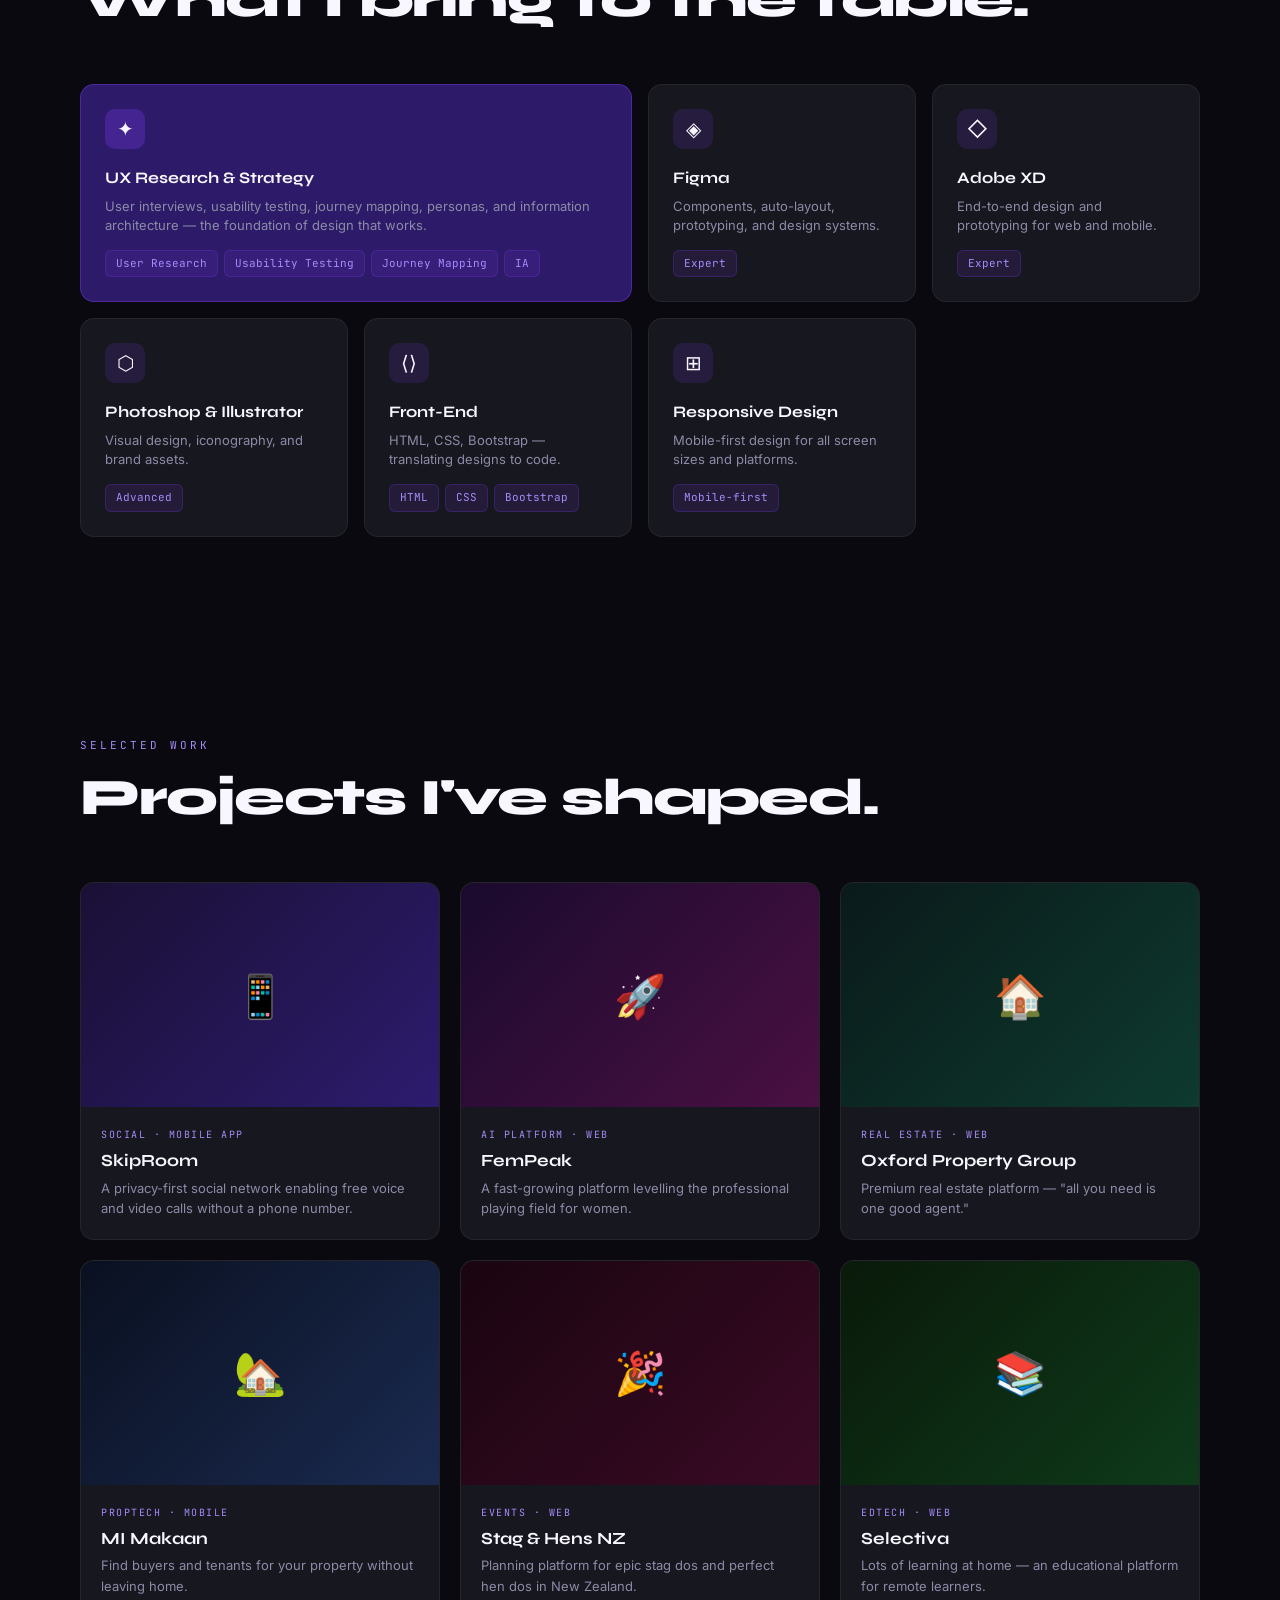
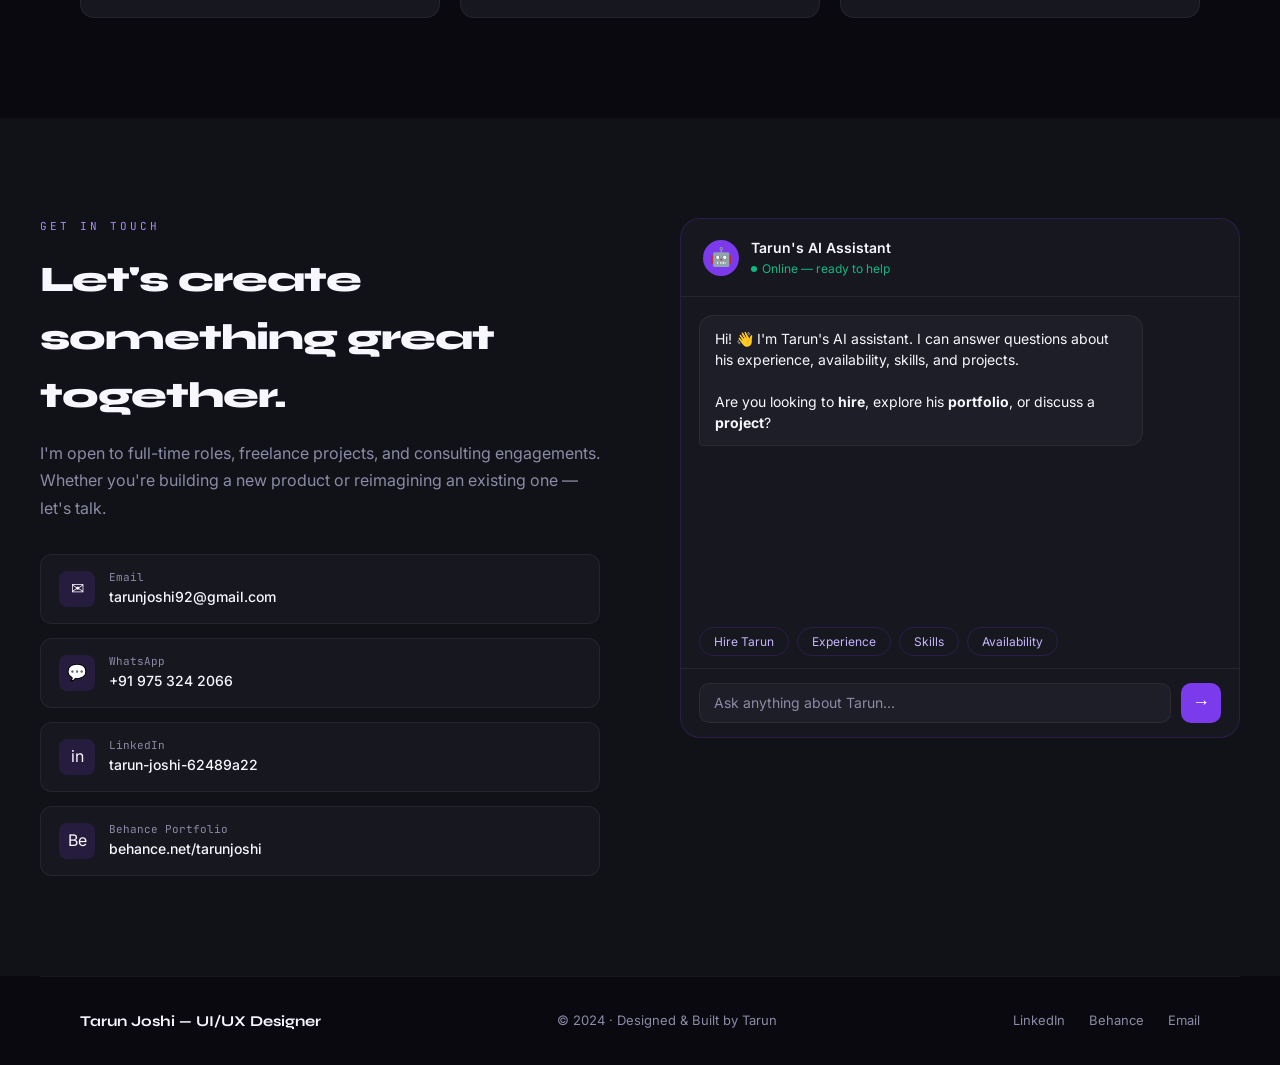
<file: tarun-cv-redesign.html>
<!DOCTYPE html>
<html lang="en">
<head>
<meta charset="UTF-8">
<meta name="viewport" content="width=device-width, initial-scale=1.0">
<title>Tarun Joshi — UI/UX Designer</title>
<link rel="preconnect" href="https://fonts.googleapis.com">
<link rel="preconnect" href="https://fonts.gstatic.com" crossorigin>
<link href="https://fonts.googleapis.com/css2?family=Syne:wght@400;600;700;800&family=Inter:wght@300;400;500;600&family=JetBrains+Mono:wght@400;500&display=swap" rel="stylesheet">
<style>
*,*::before,*::after{box-sizing:border-box;margin:0;padding:0}
:root{
  --bg:#09090f;
  --surface:#111118;
  --surface-2:#17171f;
  --surface-3:#1e1e28;
  --violet:#7C3AED;
  --violet-light:#A78BFA;
  --violet-dim:#2D1B69;
  --violet-glow:rgba(124,58,237,0.15);
  --text:#F8F7FF;
  --text-2:#C4B5FD;
  --text-3:#8B8BA7;
  --border:rgba(124,58,237,0.2);
  --border-subtle:rgba(255,255,255,0.06);
  --font-display:'Syne',sans-serif;
  --font-body:'Inter',sans-serif;
  --font-mono:'JetBrains Mono',monospace;
}
html{scroll-behavior:smooth}
body{
  background:var(--bg);
  color:var(--text);
  font-family:var(--font-body);
  font-size:16px;
  line-height:1.6;
  overflow-x:hidden;
}

/* NAV */
nav{
  position:fixed;top:0;left:0;right:0;z-index:100;
  padding:18px 40px;
  display:flex;align-items:center;justify-content:space-between;
  background:rgba(9,9,15,0.85);
  backdrop-filter:blur(12px);
  border-bottom:1px solid var(--border-subtle);
}
.nav-logo{
  font-family:var(--font-display);
  font-weight:800;font-size:20px;
  color:var(--text);
  letter-spacing:-0.5px;
}
.nav-logo span{color:var(--violet-light);}
.nav-links{display:flex;gap:32px;list-style:none;}
.nav-links a{
  font-size:13px;font-weight:500;letter-spacing:0.5px;
  color:var(--text-3);text-decoration:none;
  text-transform:uppercase;
  transition:color 0.2s;
}
.nav-links a:hover{color:var(--text);}
.nav-cta{
  background:var(--violet);
  color:#fff;
  border:none;
  padding:9px 22px;
  border-radius:8px;
  font-family:var(--font-body);
  font-size:13px;font-weight:500;
  cursor:pointer;
  transition:background 0.2s,transform 0.1s;
  text-decoration:none;
}
.nav-cta:hover{background:#6D28D9;transform:translateY(-1px);}

/* HERO */
#hero{
  min-height:100vh;
  display:flex;flex-direction:column;justify-content:center;
  padding:120px 40px 80px;
  max-width:1200px;margin:0 auto;
  position:relative;
}
.hero-eyebrow{
  font-family:var(--font-mono);
  font-size:12px;color:var(--violet-light);
  letter-spacing:2px;text-transform:uppercase;
  margin-bottom:28px;
  display:flex;align-items:center;gap:12px;
}
.hero-eyebrow::before{
  content:'';display:block;width:32px;height:1px;background:var(--violet-light);
}
.hero-headline{
  font-family:var(--font-display);
  font-weight:800;
  font-size:clamp(52px,7vw,92px);
  line-height:1.0;
  letter-spacing:-3px;
  color:var(--text);
  margin-bottom:12px;
}
.hero-ticker-wrap{
  font-family:var(--font-display);
  font-weight:800;
  font-size:clamp(52px,7vw,92px);
  line-height:1.0;
  letter-spacing:-3px;
  color:var(--violet-light);
  margin-bottom:36px;
  height:1.1em;
  overflow:hidden;
  position:relative;
}
.hero-ticker{
  display:flex;flex-direction:column;
  animation:ticker 6s infinite;
}
.hero-ticker span{display:block;height:1.1em;}
@keyframes ticker{
  0%,22%{transform:translateY(0)}
  33%,55%{transform:translateY(-1.1em)}
  66%,88%{transform:translateY(-2.2em)}
  100%{transform:translateY(-3.3em)}
}
.hero-sub{
  max-width:560px;
  font-size:17px;
  color:var(--text-3);
  line-height:1.7;
  margin-bottom:48px;
}
.hero-sub strong{color:var(--text-2);}
.hero-actions{display:flex;gap:16px;flex-wrap:wrap;align-items:center;}
.btn-primary{
  background:var(--violet);color:#fff;
  padding:14px 32px;
  border-radius:10px;
  font-size:15px;font-weight:500;
  text-decoration:none;
  border:none;cursor:pointer;
  transition:all 0.2s;
  display:inline-flex;align-items:center;gap:8px;
}
.btn-primary:hover{background:#6D28D9;transform:translateY(-2px);}
.btn-ghost{
  background:transparent;
  color:var(--text-2);
  padding:14px 32px;
  border-radius:10px;
  font-size:15px;font-weight:500;
  text-decoration:none;
  border:1px solid var(--border);
  cursor:pointer;
  transition:all 0.2s;
}
.btn-ghost:hover{border-color:var(--violet-light);color:var(--text);}

.hero-stats{
  display:flex;gap:48px;
  margin-top:72px;
  padding-top:48px;
  border-top:1px solid var(--border-subtle);
}
.stat-num{
  font-family:var(--font-display);
  font-size:42px;font-weight:800;
  color:var(--text);
  line-height:1;
}
.stat-num span{color:var(--violet-light);}
.stat-label{
  font-size:12px;color:var(--text-3);
  text-transform:uppercase;letter-spacing:1px;
  margin-top:6px;
  font-family:var(--font-mono);
}

/* HERO BG DECORATION */
.hero-bg-orb{
  position:fixed;top:-200px;right:-200px;
  width:700px;height:700px;
  border-radius:50%;
  background:radial-gradient(circle,rgba(124,58,237,0.12) 0%,transparent 70%);
  pointer-events:none;z-index:0;
}
#hero>*{position:relative;z-index:1;}

/* SECTIONS */
section{padding:100px 40px;max-width:1200px;margin:0 auto;}
.section-label{
  font-family:var(--font-mono);
  font-size:11px;letter-spacing:3px;
  text-transform:uppercase;
  color:var(--violet-light);
  margin-bottom:16px;
}
.section-title{
  font-family:var(--font-display);
  font-size:clamp(36px,4vw,52px);
  font-weight:800;letter-spacing:-1.5px;
  line-height:1.1;
  margin-bottom:56px;
}

/* ABOUT */
#about .about-grid{
  display:grid;grid-template-columns:1fr 420px;
  gap:80px;align-items:center;
}
.about-text p{
  font-size:17px;color:var(--text-3);
  line-height:1.8;margin-bottom:20px;
}
.about-text p strong{color:var(--text-2);}
.about-photo{
  position:relative;
}
.about-photo img{
  width:100%;border-radius:16px;
  object-fit:cover;aspect-ratio:4/5;
  filter:grayscale(20%);
}
.about-photo::before{
  content:'';position:absolute;
  inset:-2px;border-radius:18px;
  background:linear-gradient(135deg,var(--violet),transparent 60%);
  z-index:-1;
}
.about-photo-frame{
  background:var(--surface-2);
  border-radius:16px;
  padding:4px;
  position:relative;
}
.about-photo-frame img{
  width:100%;
  border-radius:14px;
  object-fit:cover;aspect-ratio:4/5;
}

/* EXPERIENCE */
#experience{background:var(--surface);border-radius:0;padding:100px 40px;}
#experience>.inner{max-width:1200px;margin:0 auto;}
.exp-timeline{display:flex;flex-direction:column;gap:0;}
.exp-item{
  display:grid;grid-template-columns:200px 1px 1fr;
  gap:0 32px;
  position:relative;
}
.exp-date{
  font-family:var(--font-mono);
  font-size:12px;color:var(--text-3);
  text-align:right;
  padding:28px 0;
  padding-top:32px;
}
.exp-line{
  background:var(--border);
  position:relative;
  flex-shrink:0;
}
.exp-dot{
  position:absolute;top:36px;left:50%;
  transform:translateX(-50%);
  width:10px;height:10px;
  border-radius:50%;
  background:var(--violet);
  border:2px solid var(--bg);
  box-shadow:0 0 0 3px var(--violet-dim);
}
.exp-content{
  padding:28px 0 40px;
}
.exp-company{
  font-size:12px;font-family:var(--font-mono);
  color:var(--violet-light);letter-spacing:1px;
  text-transform:uppercase;margin-bottom:6px;
}
.exp-role{
  font-family:var(--font-display);
  font-size:22px;font-weight:700;
  color:var(--text);margin-bottom:10px;
}
.exp-desc{
  font-size:15px;color:var(--text-3);
  line-height:1.7;max-width:520px;
}

/* SKILLS */
#skills .skills-bento{
  display:grid;
  grid-template-columns:repeat(4,1fr);
  gap:16px;
}
.skill-card{
  background:var(--surface-2);
  border:1px solid var(--border-subtle);
  border-radius:14px;
  padding:24px;
  transition:border-color 0.2s,background 0.2s;
}
.skill-card:hover{
  border-color:var(--border);
  background:var(--surface-3);
}
.skill-card.featured{
  grid-column:span 2;
  background:var(--violet-dim);
  border-color:rgba(124,58,237,0.4);
}
.skill-icon{
  width:40px;height:40px;
  background:var(--violet-glow);
  border-radius:10px;
  display:flex;align-items:center;justify-content:center;
  margin-bottom:16px;
  font-size:20px;
}
.skill-card.featured .skill-icon{background:rgba(124,58,237,0.3);}
.skill-name{
  font-family:var(--font-display);
  font-size:16px;font-weight:700;
  margin-bottom:6px;
}
.skill-desc{font-size:13px;color:var(--text-3);line-height:1.5;}
.skill-tags{
  display:flex;flex-wrap:wrap;gap:6px;
  margin-top:14px;
}
.skill-tag{
  font-family:var(--font-mono);
  font-size:11px;
  color:var(--violet-light);
  background:rgba(124,58,237,0.12);
  border:1px solid rgba(124,58,237,0.25);
  padding:4px 10px;border-radius:6px;
}

/* PORTFOLIO */
#portfolio .portfolio-grid{
  display:grid;
  grid-template-columns:repeat(3,1fr);
  gap:20px;
}
.port-card{
  background:var(--surface-2);
  border:1px solid var(--border-subtle);
  border-radius:14px;
  overflow:hidden;
  transition:transform 0.3s,border-color 0.2s;
  cursor:pointer;
  text-decoration:none;
  color:inherit;
  display:block;
}
.port-card:hover{transform:translateY(-6px);border-color:var(--border);}
.port-card-thumb{
  aspect-ratio:16/10;
  background:var(--surface-3);
  display:flex;align-items:center;justify-content:center;
  font-size:42px;
  position:relative;
  overflow:hidden;
}
.port-card-thumb::after{
  content:'View Project →';
  position:absolute;inset:0;
  background:rgba(124,58,237,0.85);
  display:flex;align-items:center;justify-content:center;
  font-family:var(--font-display);
  font-size:14px;font-weight:700;
  color:#fff;letter-spacing:0.5px;
  opacity:0;transition:opacity 0.2s;
}
.port-card:hover .port-card-thumb::after{opacity:1;}
.port-card-info{padding:20px;}
.port-card-tag{
  font-family:var(--font-mono);
  font-size:10px;letter-spacing:1.5px;
  text-transform:uppercase;color:var(--violet-light);
  margin-bottom:8px;
}
.port-card-title{
  font-family:var(--font-display);
  font-size:17px;font-weight:700;
  margin-bottom:6px;
  line-height:1.2;
}
.port-card-desc{font-size:13px;color:var(--text-3);}

/* CONTACT */
#contact{
  background:var(--surface);
  border-radius:0;
  padding:100px 40px;
}
#contact>.inner{max-width:1200px;margin:0 auto;display:grid;grid-template-columns:1fr 1fr;gap:80px;align-items:start;}
.contact-info h3{
  font-family:var(--font-display);
  font-size:36px;font-weight:800;
  letter-spacing:-1px;
  margin-bottom:16px;
}
.contact-info p{font-size:16px;color:var(--text-3);margin-bottom:32px;line-height:1.7;}
.contact-links{display:flex;flex-direction:column;gap:14px;}
.contact-link{
  display:flex;align-items:center;gap:14px;
  text-decoration:none;color:var(--text);
  padding:14px 18px;
  background:var(--surface-2);
  border:1px solid var(--border-subtle);
  border-radius:12px;
  font-size:14px;
  transition:all 0.2s;
}
.contact-link:hover{border-color:var(--border);background:var(--surface-3);}
.contact-link-icon{
  width:36px;height:36px;background:var(--violet-glow);
  border-radius:8px;display:flex;align-items:center;justify-content:center;
  font-size:16px;flex-shrink:0;
}
.contact-link-label{font-size:11px;color:var(--text-3);font-family:var(--font-mono);}
.contact-link-value{font-weight:500;}

/* CONTACT AI PANEL */
.contact-ai-panel{
  background:var(--surface-2);
  border:1px solid var(--border);
  border-radius:20px;
  overflow:hidden;
  display:flex;flex-direction:column;
  height:520px;
}
.ai-panel-header{
  padding:18px 22px;
  border-bottom:1px solid var(--border-subtle);
  display:flex;align-items:center;gap:12px;
}
.ai-avatar{
  width:36px;height:36px;
  background:var(--violet);
  border-radius:50%;
  display:flex;align-items:center;justify-content:center;
  font-size:18px;
  flex-shrink:0;
}
.ai-panel-name{font-weight:600;font-size:14px;}
.ai-panel-status{font-size:12px;color:#10B981;display:flex;align-items:center;gap:5px;}
.ai-panel-status::before{content:'';width:6px;height:6px;border-radius:50%;background:#10B981;display:block;}
.ai-messages{
  flex:1;overflow-y:auto;
  padding:18px;
  display:flex;flex-direction:column;
  gap:12px;
  scroll-behavior:smooth;
}
.ai-messages::-webkit-scrollbar{width:4px;}
.ai-messages::-webkit-scrollbar-track{background:transparent;}
.ai-messages::-webkit-scrollbar-thumb{background:var(--border);border-radius:2px;}
.msg{max-width:85%;padding:12px 15px;border-radius:14px;font-size:14px;line-height:1.5;}
.msg-ai{
  background:var(--surface-3);
  border:1px solid var(--border-subtle);
  border-bottom-left-radius:4px;
  align-self:flex-start;
}
.msg-user{
  background:var(--violet);
  color:#fff;
  border-bottom-right-radius:4px;
  align-self:flex-end;
}
.msg-typing{
  display:flex;align-items:center;gap:4px;
  padding:14px 16px;
}
.msg-typing span{
  width:6px;height:6px;border-radius:50%;background:var(--text-3);
  animation:typing 1.2s infinite;
}
.msg-typing span:nth-child(2){animation-delay:.2s;}
.msg-typing span:nth-child(3){animation-delay:.4s;}
@keyframes typing{0%,60%,100%{transform:translateY(0)}30%{transform:translateY(-5px)}}
.ai-quick-btns{
  display:flex;gap:8px;flex-wrap:wrap;
  padding:0 18px 12px;
}
.ai-quick-btn{
  font-size:12px;
  background:transparent;
  border:1px solid var(--border);
  color:var(--text-2);
  border-radius:20px;
  padding:6px 14px;
  cursor:pointer;
  transition:all 0.2s;
  font-family:var(--font-body);
}
.ai-quick-btn:hover{border-color:var(--violet-light);color:var(--text);}
.ai-input-row{
  padding:14px 18px;
  border-top:1px solid var(--border-subtle);
  display:flex;gap:10px;
}
.ai-input{
  flex:1;
  background:var(--surface-3);
  border:1px solid var(--border-subtle);
  border-radius:10px;
  padding:10px 14px;
  color:var(--text);
  font-size:14px;
  font-family:var(--font-body);
  outline:none;
}
.ai-input:focus{border-color:var(--border);}
.ai-input::placeholder{color:var(--text-3);}
.ai-send{
  width:40px;height:40px;
  background:var(--violet);
  border:none;border-radius:10px;
  color:#fff;font-size:18px;
  cursor:pointer;display:flex;align-items:center;justify-content:center;
  transition:background 0.2s;
  flex-shrink:0;
}
.ai-send:hover{background:#6D28D9;}
.ai-send:disabled{background:var(--surface-3);color:var(--text-3);cursor:not-allowed;}

/* FOOTER */
footer{
  border-top:1px solid var(--border-subtle);
  padding:32px 40px;
  max-width:1200px;margin:0 auto;
  display:flex;align-items:center;justify-content:space-between;
}
.footer-name{
  font-family:var(--font-display);
  font-size:15px;font-weight:700;
  color:var(--text);
}
.footer-copy{font-size:13px;color:var(--text-3);}
.footer-links{display:flex;gap:24px;}
.footer-links a{
  color:var(--text-3);text-decoration:none;font-size:13px;
  transition:color 0.2s;
}
.footer-links a:hover{color:var(--text);}

/* FLOATING AI BTN */
.ai-fab{
  position:fixed;bottom:32px;right:32px;
  width:58px;height:58px;
  background:var(--violet);
  border:none;border-radius:50%;
  color:#fff;font-size:24px;
  cursor:pointer;z-index:200;
  display:flex;align-items:center;justify-content:center;
  box-shadow:0 4px 24px rgba(124,58,237,0.4);
  transition:all 0.2s;
}
.ai-fab:hover{transform:scale(1.08);box-shadow:0 6px 30px rgba(124,58,237,0.5);}
.ai-fab-tooltip{
  position:absolute;right:70px;top:50%;transform:translateY(-50%);
  background:var(--surface-2);
  border:1px solid var(--border);
  color:var(--text);
  font-size:13px;font-weight:500;
  padding:8px 14px;border-radius:8px;
  white-space:nowrap;
  opacity:0;pointer-events:none;
  transition:opacity 0.2s;
}
.ai-fab:hover .ai-fab-tooltip{opacity:1;}

/* SCROLL REVEAL */
.reveal{opacity:0;transform:translateY(24px);transition:opacity 0.6s,transform 0.6s;}
.reveal.visible{opacity:1;transform:translateY(0);}

/* RESPONSIVE */
@media(max-width:900px){
  nav{padding:16px 20px;}
  .nav-links{display:none;}
  section{padding:70px 20px;}
  #hero{padding:100px 20px 60px;}
  .hero-stats{gap:24px;flex-wrap:wrap;}
  #about .about-grid{grid-template-columns:1fr;gap:40px;}
  .about-photo{display:none;}
  .skills-bento{grid-template-columns:1fr 1fr !important;}
  .skill-card.featured{grid-column:span 2;}
  .portfolio-grid{grid-template-columns:1fr !important;}
  #contact>.inner{grid-template-columns:1fr;gap:40px;}
  footer{flex-direction:column;gap:16px;text-align:center;}
  .exp-item{grid-template-columns:120px 1px 1fr;}
}
</style>
</head>
<body>

<div class="hero-bg-orb"></div>

<!-- NAV -->
<nav>
  <div class="nav-logo">TJ<span>.</span></div>
  <ul class="nav-links">
    <li><a href="#about">About</a></li>
    <li><a href="#experience">Experience</a></li>
    <li><a href="#skills">Skills</a></li>
    <li><a href="#portfolio">Portfolio</a></li>
    <li><a href="#contact">Contact</a></li>
  </ul>
  <a href="https://tarunjoshi92.github.io/tarunCV/tarun_Joshi_Resume_7yrs.pdf" class="nav-cta" target="_blank">Download CV</a>
</nav>

<!-- HERO -->
<div id="hero">
  <div class="hero-eyebrow">Available for new opportunities</div>
  <h1 class="hero-headline">Tarun Joshi</h1>
  <div class="hero-ticker-wrap" aria-label="I design wireframes, prototypes, and experiences">
    <div class="hero-ticker">
      <span>Wireframes.</span>
      <span>Prototypes.</span>
      <span>Experiences.</span>
      <span>Wireframes.</span>
    </div>
  </div>
  <p class="hero-sub">
    <strong>UI/UX Designer with 7+ years</strong> crafting user-centered digital products — from concept wireframes to production-ready interfaces across mobile and web. Based in <strong>Indore, India</strong>.
  </p>
  <div class="hero-actions">
    <a href="#contact" class="btn-primary">Let's Work Together →</a>
    <a href="#portfolio" class="btn-ghost">View Portfolio</a>
  </div>
  <div class="hero-stats">
    <div>
      <div class="stat-num">7<span>+</span></div>
      <div class="stat-label">Years Experience</div>
    </div>
    <div>
      <div class="stat-num">6<span>+</span></div>
      <div class="stat-label">Live Projects</div>
    </div>
    <div>
      <div class="stat-num">5</div>
      <div class="stat-label">Companies</div>
    </div>
    <div>
      <div class="stat-num">3</div>
      <div class="stat-label">Global Markets</div>
    </div>
  </div>
</div>

<!-- ABOUT -->
<section id="about">
  <div class="reveal">
    <div class="section-label">Who I Am</div>
    <h2 class="section-title">Design that connects<br>people to products.</h2>
  </div>
  <div class="about-grid reveal">
    <div class="about-text">
      <p>With over <strong>7 years of experience</strong> in UI/UX design, I specialize in creating intuitive, user-centered digital experiences that drive engagement and enhance usability. I've worked across fintech, social platforms, real estate, and ed-tech — always putting the user first.</p>
      <p>I bring a <strong>full-cycle design approach</strong>: from user research and information architecture to high-fidelity prototypes and front-end collaboration. I bridge the gap between design and development, ensuring ideas reach users as intended.</p>
      <p>Currently at <strong>Virtusa Consulting Services</strong>, I lead design initiatives for enterprise clients, delivering measurable improvements in usability and conversion.</p>
      <div style="display:flex;gap:12px;margin-top:28px;flex-wrap:wrap;">
        <a href="http://linkedin.com/in/tarun-joshi-62489a22" target="_blank" class="btn-ghost" style="padding:10px 20px;font-size:13px;">LinkedIn</a>
        <a href="https://www.behance.net/tarunjoshi" target="_blank" class="btn-ghost" style="padding:10px 20px;font-size:13px;">Behance</a>
        <a href="mailto:tarunjoshi92@gmail.com" class="btn-primary" style="padding:10px 20px;font-size:13px;">Send Email</a>
      </div>
    </div>
    <div class="about-photo">
      <div class="about-photo-frame">
        <img src="https://tarunjoshi92.github.io/tarunCV/images/tarun.jpeg" alt="Tarun Joshi" onerror="this.parentElement.style.background='#1e1e28';this.style.display='none'">
      </div>
    </div>
  </div>
</section>

<!-- EXPERIENCE -->
<div id="experience">
  <div class="inner">
    <div class="reveal">
      <div class="section-label">Career Path</div>
      <h2 class="section-title">Where I've built things.</h2>
    </div>
    <div class="exp-timeline">
      <div class="exp-item reveal">
        <div class="exp-date">Mar 2022 — Present</div>
        <div class="exp-line"><div class="exp-dot"></div></div>
        <div class="exp-content">
          <div class="exp-company">Virtusa Consulting Services Pvt. Ltd.</div>
          <div class="exp-role">Senior UI/UX Designer</div>
          <div class="exp-desc">Leading end-to-end UX for enterprise clients — conducting user research, building design systems, and collaborating with development teams to ship high-quality products.</div>
        </div>
      </div>
      <div class="exp-item reveal">
        <div class="exp-date">Jun 2020 — Feb 2022</div>
        <div class="exp-line"><div class="exp-dot"></div></div>
        <div class="exp-content">
          <div class="exp-company">Techcoopers Software Solutions</div>
          <div class="exp-role">UI/UX Designer</div>
          <div class="exp-desc">Designed responsive web and mobile interfaces for SaaS products. Created wireframes, interactive prototypes, and usability test plans for a B2B product suite.</div>
        </div>
      </div>
      <div class="exp-item reveal">
        <div class="exp-date">Nov 2018 — Mar 2020</div>
        <div class="exp-line"><div class="exp-dot"></div></div>
        <div class="exp-content">
          <div class="exp-company">Web Hungers</div>
          <div class="exp-role">UI Designer</div>
          <div class="exp-desc">Designed marketing pages, mobile app screens, and brand identities for clients across e-commerce and services. Developed front-end HTML/CSS prototypes.</div>
        </div>
      </div>
      <div class="exp-item reveal">
        <div class="exp-date">Oct 2016 — Nov 2018</div>
        <div class="exp-line"><div class="exp-dot"></div></div>
        <div class="exp-content">
          <div class="exp-company">Vatsana Technology / AVPS Transport</div>
          <div class="exp-role">Junior UX Designer</div>
          <div class="exp-desc">Began career designing mobile app interfaces for WittyFeed (a viral content platform) and the Maalgaadi transport logistics app — gaining strong exposure to high-traffic product design.</div>
        </div>
      </div>
    </div>
  </div>
</div>

<!-- SKILLS -->
<section id="skills">
  <div class="reveal">
    <div class="section-label">Capabilities</div>
    <h2 class="section-title">What I bring to the table.</h2>
  </div>
  <div class="skills-bento reveal">
    <div class="skill-card featured">
      <div class="skill-icon">✦</div>
      <div class="skill-name">UX Research & Strategy</div>
      <div class="skill-desc">User interviews, usability testing, journey mapping, personas, and information architecture — the foundation of design that works.</div>
      <div class="skill-tags">
        <span class="skill-tag">User Research</span>
        <span class="skill-tag">Usability Testing</span>
        <span class="skill-tag">Journey Mapping</span>
        <span class="skill-tag">IA</span>
      </div>
    </div>
    <div class="skill-card">
      <div class="skill-icon">◈</div>
      <div class="skill-name">Figma</div>
      <div class="skill-desc">Components, auto-layout, prototyping, and design systems.</div>
      <div class="skill-tags"><span class="skill-tag">Expert</span></div>
    </div>
    <div class="skill-card">
      <div class="skill-icon">◇</div>
      <div class="skill-name">Adobe XD</div>
      <div class="skill-desc">End-to-end design and prototyping for web and mobile.</div>
      <div class="skill-tags"><span class="skill-tag">Expert</span></div>
    </div>
    <div class="skill-card">
      <div class="skill-icon">⬡</div>
      <div class="skill-name">Photoshop & Illustrator</div>
      <div class="skill-desc">Visual design, iconography, and brand assets.</div>
      <div class="skill-tags"><span class="skill-tag">Advanced</span></div>
    </div>
    <div class="skill-card">
      <div class="skill-icon">⟨⟩</div>
      <div class="skill-name">Front-End</div>
      <div class="skill-desc">HTML, CSS, Bootstrap — translating designs to code.</div>
      <div class="skill-tags"><span class="skill-tag">HTML</span><span class="skill-tag">CSS</span><span class="skill-tag">Bootstrap</span></div>
    </div>
    <div class="skill-card">
      <div class="skill-icon">⊞</div>
      <div class="skill-name">Responsive Design</div>
      <div class="skill-desc">Mobile-first design for all screen sizes and platforms.</div>
      <div class="skill-tags"><span class="skill-tag">Mobile-first</span></div>
    </div>
  </div>
</section>

<!-- PORTFOLIO -->
<section id="portfolio">
  <div class="reveal">
    <div class="section-label">Selected Work</div>
    <h2 class="section-title">Projects I've shaped.</h2>
  </div>
  <div class="portfolio-grid reveal">
    <a href="https://play.google.com/store/apps/details?id=com.skiproom" target="_blank" class="port-card">
      <div class="port-card-thumb" style="background:linear-gradient(135deg,#1a1035,#2d1b6e);">📱</div>
      <div class="port-card-info">
        <div class="port-card-tag">Social · Mobile App</div>
        <div class="port-card-title">SkipRoom</div>
        <div class="port-card-desc">A privacy-first social network enabling free voice and video calls without a phone number.</div>
      </div>
    </a>
    <a href="https://www.fempeak.ai/" target="_blank" class="port-card">
      <div class="port-card-thumb" style="background:linear-gradient(135deg,#1a0a2e,#4a1042);">🚀</div>
      <div class="port-card-info">
        <div class="port-card-tag">AI Platform · Web</div>
        <div class="port-card-title">FemPeak</div>
        <div class="port-card-desc">A fast-growing platform levelling the professional playing field for women.</div>
      </div>
    </a>
    <a href="https://opgny.com/" target="_blank" class="port-card">
      <div class="port-card-thumb" style="background:linear-gradient(135deg,#0a1a1a,#0e3a2f);">🏠</div>
      <div class="port-card-info">
        <div class="port-card-tag">Real Estate · Web</div>
        <div class="port-card-title">Oxford Property Group</div>
        <div class="port-card-desc">Premium real estate platform — "all you need is one good agent."</div>
      </div>
    </a>
    <a href="https://www.mimakaan.com/" target="_blank" class="port-card">
      <div class="port-card-thumb" style="background:linear-gradient(135deg,#0a1020,#1a2a50);">🏡</div>
      <div class="port-card-info">
        <div class="port-card-tag">Proptech · Mobile</div>
        <div class="port-card-title">MI Makaan</div>
        <div class="port-card-desc">Find buyers and tenants for your property without leaving home.</div>
      </div>
    </a>
    <a href="https://stagdoandhensdonz.co.nz/" target="_blank" class="port-card">
      <div class="port-card-thumb" style="background:linear-gradient(135deg,#1a0510,#3a0a25);">🎉</div>
      <div class="port-card-info">
        <div class="port-card-tag">Events · Web</div>
        <div class="port-card-title">Stag & Hens NZ</div>
        <div class="port-card-desc">Planning platform for epic stag dos and perfect hen dos in New Zealand.</div>
      </div>
    </a>
    <a href="https://www.selectiva.org" target="_blank" class="port-card">
      <div class="port-card-thumb" style="background:linear-gradient(135deg,#0a1a0a,#0e3a1a);">📚</div>
      <div class="port-card-info">
        <div class="port-card-tag">EdTech · Web</div>
        <div class="port-card-title">Selectiva</div>
        <div class="port-card-desc">Lots of learning at home — an educational platform for remote learners.</div>
      </div>
    </a>
  </div>
</section>

<!-- CONTACT -->
<div id="contact">
  <div class="inner">
    <div class="contact-info reveal">
      <div class="section-label">Get In Touch</div>
      <h3>Let's create something great together.</h3>
      <p>I'm open to full-time roles, freelance projects, and consulting engagements. Whether you're building a new product or reimagining an existing one — let's talk.</p>
      <div class="contact-links">
        <a href="mailto:tarunjoshi92@gmail.com" class="contact-link">
          <div class="contact-link-icon">✉</div>
          <div>
            <div class="contact-link-label">Email</div>
            <div class="contact-link-value">tarunjoshi92@gmail.com</div>
          </div>
        </a>
        <a href="https://api.whatsapp.com/send/?phone=919753242066&text=Hi+Tarun" target="_blank" class="contact-link">
          <div class="contact-link-icon">💬</div>
          <div>
            <div class="contact-link-label">WhatsApp</div>
            <div class="contact-link-value">+91 975 324 2066</div>
          </div>
        </a>
        <a href="http://linkedin.com/in/tarun-joshi-62489a22" target="_blank" class="contact-link">
          <div class="contact-link-icon">in</div>
          <div>
            <div class="contact-link-label">LinkedIn</div>
            <div class="contact-link-value">tarun-joshi-62489a22</div>
          </div>
        </a>
        <a href="https://www.behance.net/tarunjoshi" target="_blank" class="contact-link">
          <div class="contact-link-icon">Be</div>
          <div>
            <div class="contact-link-label">Behance Portfolio</div>
            <div class="contact-link-value">behance.net/tarunjoshi</div>
          </div>
        </a>
      </div>
    </div>

    <!-- AI CHAT PANEL -->
    <div class="contact-ai-panel reveal">
      <div class="ai-panel-header">
        <div class="ai-avatar">🤖</div>
        <div>
          <div class="ai-panel-name">Tarun's AI Assistant</div>
          <div class="ai-panel-status">Online — ready to help</div>
        </div>
      </div>
      <div class="ai-messages" id="aiMessages">
        <div class="msg msg-ai">Hi! 👋 I'm Tarun's AI assistant. I can answer questions about his experience, availability, skills, and projects.<br><br>Are you looking to <strong>hire</strong>, explore his <strong>portfolio</strong>, or discuss a <strong>project</strong>?</div>
      </div>
      <div class="ai-quick-btns" id="quickBtns">
        <button class="ai-quick-btn" onclick="quickAsk('I want to hire Tarun')">Hire Tarun</button>
        <button class="ai-quick-btn" onclick="quickAsk('Tell me about his experience')">Experience</button>
        <button class="ai-quick-btn" onclick="quickAsk('What tools and skills does he have?')">Skills</button>
        <button class="ai-quick-btn" onclick="quickAsk('Is he available for freelance work?')">Availability</button>
      </div>
      <div class="ai-input-row">
        <input type="text" class="ai-input" id="aiInput" placeholder="Ask anything about Tarun..." onkeydown="if(event.key==='Enter')sendMsg()">
        <button class="ai-send" id="aiSendBtn" onclick="sendMsg()">→</button>
      </div>
    </div>
  </div>
</div>

<!-- FOOTER -->
<footer>
  <div class="footer-name">Tarun Joshi — UI/UX Designer</div>
  <div class="footer-copy">© 2024 · Designed & Built by Tarun</div>
  <div class="footer-links">
    <a href="http://linkedin.com/in/tarun-joshi-62489a22" target="_blank">LinkedIn</a>
    <a href="https://www.behance.net/tarunjoshi" target="_blank">Behance</a>
    <a href="mailto:tarunjoshi92@gmail.com">Email</a>
  </div>
</footer>

<!-- FLOATING AI FAB -->
<button class="ai-fab" onclick="document.getElementById('contact').scrollIntoView({behavior:'smooth'})" title="Chat with AI">
  🤖
  <span class="ai-fab-tooltip">Ask my AI assistant</span>
</button>

<script>
// Scroll reveal
const reveals=document.querySelectorAll('.reveal');
const observer=new IntersectionObserver(entries=>{
  entries.forEach(e=>{if(e.isIntersecting){e.target.classList.add('visible');}});
},{threshold:0.1,rootMargin:'0px 0px -50px 0px'});
reveals.forEach(r=>observer.observe(r));

// AI Chat
const SYSTEM_PROMPT=`You are a friendly AI assistant on Tarun Joshi's personal portfolio/CV website. Your job is to help potential employers, recruiters, and clients learn about Tarun and encourage them to reach out.

Key facts about Tarun:
- Full name: Tarun Joshi
- Role: UI/UX Designer with 7+ years of experience
- Location: Indore, India
- Email: tarunjoshi92@gmail.com
- WhatsApp: +91 9753242066
- LinkedIn: linkedin.com/in/tarun-joshi-62489a22
- Behance: behance.net/tarunjoshi

Experience:
- Virtusa Consulting Services Pvt. Ltd. (March 2022 – Present): Senior UI/UX Designer — enterprise product design, design systems
- Techcoopers Software Solutions (June 2020 – Feb 2022): UI/UX Designer — SaaS product design, prototyping
- Web Hungers (Nov 2018 – Mar 2020): UI Designer — web/mobile design, branding
- Vatsana Technology / WittyFeed (Jul 2018 – Nov 2018): Junior UX Designer
- AVPS Transport / Maalgaadi (Oct 2016 – May 2018): Junior UX Designer

Skills: Figma, Adobe XD, Adobe Photoshop, Adobe Illustrator, HTML, CSS, Bootstrap, Responsive Design, User Research, Wireframing, Prototyping, Usability Testing

Portfolio projects: SkipRoom (social/mobile), FemPeak (AI platform), Oxford Property Group (real estate), MI Makaan (proptech), Stag & Hens NZ (events), Selectiva (edtech)

Education: BCA from ILVA Commerce & Science College, Indore (2010–2013)

If someone wants to hire or collaborate, enthusiastically encourage them to email tarunjoshi92@gmail.com or WhatsApp. Keep responses concise, warm, and helpful (2-4 sentences max). Use a friendly, professional tone.`;

const messagesHistory=[];
const aiMessages=document.getElementById('aiMessages');
const aiInput=document.getElementById('aiInput');
const aiSendBtn=document.getElementById('aiSendBtn');

function appendMsg(text,isUser){
  const div=document.createElement('div');
  div.className='msg '+(isUser?'msg-user':'msg-ai');
  div.innerHTML=text.replace(/\n/g,'<br>');
  aiMessages.appendChild(div);
  aiMessages.scrollTop=aiMessages.scrollHeight;
  return div;
}

function showTyping(){
  const div=document.createElement('div');
  div.className='msg msg-ai msg-typing';
  div.id='typingIndicator';
  div.innerHTML='<span></span><span></span><span></span>';
  aiMessages.appendChild(div);
  aiMessages.scrollTop=aiMessages.scrollHeight;
}

function removeTyping(){
  const t=document.getElementById('typingIndicator');
  if(t)t.remove();
}

async function askClaude(userMsg){
  messagesHistory.push({role:'user',content:userMsg});
  aiSendBtn.disabled=true;
  showTyping();
  try{
    const resp=await fetch('https://api.anthropic.com/v1/messages',{
      method:'POST',
      headers:{'Content-Type':'application/json'},
      body:JSON.stringify({
        model:'claude-sonnet-4-20250514',
        max_tokens:1000,
        system:SYSTEM_PROMPT,
        messages:messagesHistory
      })
    });
    const data=await resp.json();
    removeTyping();
    const reply=data.content?.[0]?.text||'Sorry, I had trouble responding. Please email tarunjoshi92@gmail.com directly.';
    messagesHistory.push({role:'assistant',content:reply});
    appendMsg(reply,false);
  }catch(e){
    removeTyping();
    appendMsg('Sorry, I\'m having a moment. Please reach Tarun directly at <strong>tarunjoshi92@gmail.com</strong> 😊',false);
  }
  aiSendBtn.disabled=false;
  aiInput.focus();
}

function sendMsg(){
  const val=aiInput.value.trim();
  if(!val)return;
  appendMsg(val,true);
  aiInput.value='';
  document.getElementById('quickBtns').style.display='none';
  askClaude(val);
}

function quickAsk(q){
  appendMsg(q,true);
  document.getElementById('quickBtns').style.display='none';
  askClaude(q);
}
</script>
</body>
</html>
</file>
<file: css/style.css>
:root {
    --yellow: #FFC300;
    --white: #fff;
    --blackBg: #000;
    --offWhite: #c9c9c9;
    --secondOffColor: #989dbb;
}

html {
    scroll-behavior: smooth;
}

body {
    font-family: 'Nunito', sans-serif;
    background-color: var(--blackBg);
    background-image: url('https://assets.website-files.com/605a8ad8853d7fc62334c73e/605b52d29393dc3905014a63_blob-blur-my-work-nft-webflow-tempalte.svg');
    background-size: cover;
    background-position: right center;
}

.bg-dark {
    background: rgb(0, 0, 0) !important;
    background: linear-gradient(53deg, rgb(22 20 43) 0%, rgb(30 6 33) 100%) !important;
}

.navbar-dark .navbar-brand {
    font-family: 'Modak', cursive;
    font-size: 30px;
    color: var(--yellow) !important;
    padding: 0;
}

#navbarCollapse ul li a {
    color: var(--offWhite);
    margin: 0 12px;
}
#navbarCollapse ul li a:hover{
	color: var(--yellow)
}
#navbarCollapse ul li.active a:hover{
	color: var(--offWhite)
}

.nav-item {
    position: relative;
}

.nav-item.active:before {
    position: absolute;
    content: '';
    left: 5px;
    height: 60%;
    width: 8px;
    border: 4px solid var(--yellow);
    border-right: 0;
    top: 7px;
}

/*Banner section*/
.bannerWrapper {
    background: linear-gradient(53deg, rgb(22 20 43) 0%, rgb(30 6 33) 100%);
    /* margin-top: 60px; */
    /* padding: 60px 0; */
    min-height: 100vh;
    display: flex;
    align-items: center;
}

.bannerWrapper h5 {
    text-transform: uppercase;
    color: var(--secondOffColor);
    position: relative;
    margin-bottom: 15px;
    font-weight: 600;
}

.bannerWrapper h5:before {
    position: absolute;
    content: '';
    height: 4px;
    width: 61px;
    background-color: #FFC300;
    left: 0;
    bottom: -8px
}

.bannerWrapper h1 {
    font-family: 'Mistral';
    font-size: 80px;
    color: var(--white);
}

.bannerWrapper p {
    color: var(--white);
    font-size: 18px;
    line-height: 1.9;
    margin: 15px 0 35px 0;
}

.bannerWrapper button.btn a {
    color: var(--blackBg);
}

.bannerWrapper button.btn a:hover {
    color: var(--white);
    text-decoration: none;
}

.bannerWrapper button.btn {
    background-color: #FFC300;
    padding: 8px 20px;
    border: none;
    position: relative;
    overflow: hidden;
    -webkit-transition: 0.2s ease-in-out color;
    -o-transition: 0.2s ease-in-out color;
    -ms-transition: 0.2s ease-in-out color;
    -moz-transition: 0.2s ease-in-out color;
    transition: 0.2s ease-in-out color;
}

.bannerWrapper button.btn::before {
    content: " ";
    display: block;
    width: 92px;
    height: 93px;
    position: absolute;
    left: 24px;
    top: -26px;
    background: var(--blackBg);
    border-radius: 100%;
    z-index: -1;
    transform: scale(0);
    -webkit-transition: 0.4s ease-in-out transform;
    -o-transition: 0.4s ease-in-out transform;
    -ms-transition: 0.4s ease-in-out transform;
    -moz-transition: 0.4s ease-in-out transform;
    transition: 0.4s ease-in-out transform;
}

.bannerWrapper button.btn:hover,
.bannerWrapper button.btn:hover a {
    color: #FFC300;
    z-index: 2
}

.bannerWrapper button.btn:hover::before {
    transform: scale(1.5);
}

.bannerWrapper .introText {
    padding: 30px 20px;
}

.bannerWrapper .myImage {
    position: relative;
}
.bannerWrapper img {
    max-width: 100%;
}


@-webkit-keyframes mover {
    0% {
        transform: translateY(0);
    }

    100% {
        transform: translateY(-15px);
    }
}

@keyframes mover {
    0% {
        transform: translateY(0);
    }

    100% {
        transform: translateY(-15px);
    }
}

/*Social Media*/
.socialMedia {
    list-style: none;
    padding: 0;
    margin: 50px 0 0 0;
    display: flex;
    align-items: center;
}

.socialMedia li {
    margin-right: 10px;
}

.socialMedia li a {
    padding: 5px 8px;
}

.introText .socialMedia li a svg {
    -webkit-transition: 0.50s ease-out;
    -moz-transition: 0.50s ease-out;
    transition: 0.50s ease-out;
    fill: var(--secondOffColor);
}

.contact .socialMedia li a svg {
    -webkit-transition: 0.50s ease-out;
    -moz-transition: 0.50s ease-out;
    transition: 0.50s ease-out;
}

.socialMedia li a svg:hover {
    -webkit-transform: rotateZ(360deg);
    -moz-transform: rotateZ(360deg);
    transform: rotateZ(360deg);
}

.socialMedia li:nth-child(1) a svg:hover {
    fill: #1877f2;
}

.socialMedia li:nth-child(2) a svg:hover {
    fill: #0057ff;
}

.socialMedia li:nth-child(3) a svg:hover {
    fill: #0077b5;
}

.socialMedia li:nth-child(4) {
    margin-left: 30px;
}

.socialMedia li:nth-child(4) a {
    padding: 0;
    color: var(--secondOffColor);
    opacity: 0.9;
    transition: 0.3s;
}

.socialMedia li:nth-child(4) a:hover {
    text-decoration: none;
    opacity: 1;
    color: var(--yellow);
}

/*About section*/
.aboutSection,
.skills,
.portfolio {
    min-height: 100vh;
    padding: 60px 0 0px 0;
    display: flex;
    align-items: center;
}

.aboutSection .heading,
.skills .heading,
.portfolio .heading {
    margin-bottom: 40px
}

.aboutSection .heading h2,
.skills .heading h2,
.portfolio .heading h2,
.contact .heading h2 {
    font-family: 'Mistral';
    font-size: 40px;
    color: var(--yellow);
    text-align: center;
    position: relative;
}

.aboutSection .heading h2:before,
.skills .heading h2:before,
.portfolio .heading h2:before,
.contact .heading h2:before {
    position: absolute;
    content: 'BIOGRAPHY';
    bottom: -9px;
    right: 0;
    left: 0;
    text-align: center;
    font-size: 85px;
    font-family: 'Gill Sans';
    font-weight: 900;
    color: transparent;
    -webkit-text-stroke-width: 1px;
    -webkit-text-stroke-color: var(--white);
    opacity: 0.15;
}

.aboutSection img {
    max-width: 100%;
}

.aboutSection .aboutInfo {
    padding: 20px
}

.aboutSection .aboutInfo p {
    color: var(--offWhite);
    line-height: 1.7;
    margin-bottom: 30px
}

.aboutInfo h3 {
    font-size: 18px;
    color: var(--offWhite);
    text-transform: uppercase;
    font-weight: 600;
    margin-bottom: 15px;
    color: var(--yellow)
}

.aboutInfo .table td {
    padding-left: 0;
    color: var(--offWhite);
}

.aboutInfo .table td p {
    margin-bottom: 2px;
    color: var(--white);
    font-weight: 600;
}

.aboutInfo .table td span {
    font-size: 15px;
    font-style: italic;
    color: var(--secondOffColor)
}

/*Skills Section*/
.skills {}


.skills .heading h2:before {
    content: 'EXPERTIES'
}


@supports ((-webkit-backdrop-filter: none) or (backdrop-filter: none)) {
    .educationCard {
      -webkit-backdrop-filter: blur(10px);
      backdrop-filter: blur(10px);
      background-color: rgba(0, 0, 0, 0.5);
      box-shadow: 0 0 25px 2px rgb(12, 5, 23, .4);
      padding: 40px 20px;
      border-radius: 5px;
      margin-top: 20px;
    }

.educationCard p {
    margin: 0;
    color: var(--secondOffColor);
}

.educationCard h3 {
    color: var(--white);
    font-size: 18px;
    margin: 3px 0;
}

.barSection {
    padding: 5px 0;
}


#skill {
    list-style: none;
    position: relative;
    line-height: 2em;
    padding: 30px 0;
}

#skill li {
    margin-bottom: 40px;
    background: #101010;
    height: 13px;
    border-radius: 10px;
}

#skill li h3 {
    position: relative;
    top: -20px;
    font-size: 14px;
    color: var(--offWhite)
}

.bar {
    height: 11px;
    margin: 1px 2px;
    position: absolute;
    border-radius: 10px;
}

.graphic-design {
    width: 85%;
    -moz-animation: graphic-design 2s ease-out;
    -webkit-animation: graphic-design 2s ease-out;
    background-color: #f674a4;
    background-image: -webkit-gradient(linear, left top, left bottom, from(#f674a4), to(#e06995));
    background-image: -webkit-linear-gradient(top, #f674a4, #e06995);
    background-image: -moz-linear-gradient(top, #f674a4, #e06995);
    background-image: -ms-linear-gradient(top, #f674a4, #e06995);
    background-image: -o-linear-gradient(top, #f674a4, #e06995);
    background-image: linear-gradient(top, #f674a4, #e06995);
}

.html-css {
    width: 90%;
    -moz-animation: html-css 2s ease-out;
    -webkit-animation: html-css 2s ease-out;
    background-color: #f0bb4b;
    background-image: -webkit-gradient(linear, left top, left bottom, from(#f0bb4b), to(#d9aa44));
    background-image: -webkit-linear-gradient(top, #f0bb4b, #d9aa44);
    background-image: -moz-linear-gradient(top, #f0bb4b, #d9aa44);
    background-image: -ms-linear-gradient(top, #f0bb4b, #d9aa44);
    background-image: -o-linear-gradient(top, #f0bb4b, #d9aa44);
    background-image: linear-gradient(top, #f0bb4b, #d9aa44);
}

.illustrator {
    width: 70%;
    -moz-animation: illustrator 2s ease-out;
    -webkit-animation: illustrator 2s ease-out;
    background-color: #a1ce5b;
    background-image: -webkit-gradient(linear, left top, left bottom, from(#a1ce5b), to(#91ba52));
    background-image: -webkit-linear-gradient(top, #a1ce5b, #91ba52);
    background-image: -moz-linear-gradient(top, #a1ce5b, #91ba52);
    background-image: -ms-linear-gradient(top, #a1ce5b, #91ba52);
    background-image: -o-linear-gradient(top, #a1ce5b, #91ba52);
    background-image: linear-gradient(top, #a1ce5b, #91ba52);
}

.ui-design {
    width: 90%;
    -moz-animation: ui-design 2s ease-out;
    -webkit-animation: ui-design 2s ease-out;
    background-color: #66b3cc;
    background-image: -webkit-gradient(linear, left top, left bottom, from(#66b3cc), to(#5da3ba));
    background-image: -webkit-linear-gradient(top, #66b3cc, #5da3ba);
    background-image: -moz-linear-gradient(top, #66b3cc, #5da3ba);
    background-image: -ms-linear-gradient(top, #66b3cc, #5da3ba);
    background-image: -o-linear-gradient(top, #66b3cc, #5da3ba);
    background-image: linear-gradient(top, #66b3cc, #5da3ba)
}

.web-design {
    width: 85%;
    -moz-animation: web-design 2s ease-out;
    -webkit-animation: web-design 2s ease-out;
    background-color: #f674a4;
    background-image: -webkit-gradient(linear, left top, left bottom, from(#f674a4), to(#e06995));
    background-image: -webkit-linear-gradient(top, #f674a4, #e06995);
    background-image: -moz-linear-gradient(top, #f674a4, #e06995);
    background-image: -ms-linear-gradient(top, #f674a4, #e06995);
    background-image: -o-linear-gradient(top, #f674a4, #e06995);
    background-image: linear-gradient(top, #f674a4, #e06995);
}

.bootstrap {
    width: 90%;
    -moz-animation: bootstrap 2s ease-out;
    -webkit-animation: bootstrap 2s ease-out;
    background-color: #f0bb4b;
    background-image: -webkit-gradient(linear, left top, left bottom, from(#f0bb4b), to(#d9aa44));
    background-image: -webkit-linear-gradient(top, #f0bb4b, #d9aa44);
    background-image: -moz-linear-gradient(top, #f0bb4b, #d9aa44);
    background-image: -ms-linear-gradient(top, #f0bb4b, #d9aa44);
    background-image: -o-linear-gradient(top, #f0bb4b, #d9aa44);
    background-image: linear-gradient(top, #f0bb4b, #d9aa44);
}

.react {
    width: 65%;
    -moz-animation: react 2s ease-out;
    -webkit-animation: react 2s ease-out;
    background-color: #a1ce5b;
    background-image: -webkit-gradient(linear, left top, left bottom, from(#a1ce5b), to(#91ba52));
    background-image: -webkit-linear-gradient(top, #a1ce5b, #91ba52);
    background-image: -moz-linear-gradient(top, #a1ce5b, #91ba52);
    background-image: -ms-linear-gradient(top, #a1ce5b, #91ba52);
    background-image: -o-linear-gradient(top, #a1ce5b, #91ba52);
    background-image: linear-gradient(top, #a1ce5b, #91ba52);
}

@-moz-keyframes graphic-design {
    0% {
        width: 0px;
    }

    100% {
        width: 85%;
    }
}

@-moz-keyframes web-design {
    0% {
        width: 0px;
    }

    100% {
        width: 85%;
    }
}

@-moz-keyframes html-css {
    0% {
        width: 0px;
    }

    100% {
        width: 90%;
    }
}

@-moz-keyframes bootstrap {
    0% {
        width: 0px;
    }

    100% {
        width: 90%;
    }
}

@-moz-keyframes illustrator {
    0% {
        width: 0px;
    }

    100% {
        width: 70%;
    }
}

@-moz-keyframes react {
    0% {
        width: 0px;
    }

    100% {
        width: 25%;
    }
}

@-moz-keyframes ui-design {
    0% {
        width: 0px;
    }

    100% {
        width: 80%;
    }
}

@-webkit-keyframes graphic-design {
    0% {
        width: 0px;
    }

    100% {
        width: 85%;
    }
}

@-webkit-keyframes web-design {
    0% {
        width: 0px;
    }

    100% {
        width: 85%;
    }
}

@-webkit-keyframes html-css {
    0% {
        width: 0px;
    }

    100% {
        width: 90%;
    }
}

@-webkit-keyframes bootstrap {
    0% {
        width: 0px;
    }

    100% {
        width: 90%;
    }
}

@-webkit-keyframes illustrator {
    0% {
        width: 0px;
    }

    100% {
        width: 70%;
    }
}

@-webkit-keyframes react {
    0% {
        width: 0px;
    }

    100% {
        width: 25%;
    }
}

@-webkit-keyframes ui-design {
    0% {
        width: 0px;
    }

    100% {
        width: 80%;
    }
}

/*Galley css*/
.wrapper a:hover {
    text-decoration: none;
}

.wrapper p {
    color: var(--white);
    text-align: center;
    margin: 5px 0 0 0
}

.portfolio .heading h2 {
    margin-bottom: 30px
}

.portfolio .heading h2:before {
    content: 'PROJECTS'
}

.gallery {
    display: flex;
    flex-wrap: wrap;
    /* Compensate for excess margin on outer gallery flex items */
    margin: -1rem -1rem;
}

.gallery-item {
    /* Minimum width of 24rem and grow to fit available space */
    flex: 1 0 24rem;
    /* Margin value should be half of grid-gap value as margins on flex items don't collapse */
    margin: 1rem;
    box-shadow: 0.3rem 0.4rem 0.4rem rgba(0, 0, 0, 0.4);
    overflow: hidden;
    min-height: 185px;
    max-height: 185px;
    border-radius: 10px;
    border: 7px solid #1a1b1d;
}

.gallery-image {
    display: block;
    width: 100%;
    height: 185px;
    object-fit: fill;
    transition: transform 400ms ease-out;
    max-width: 100%;
}

.gallery-image:hover {
    transform: scale(1.15);
}

/*

The following rule will only run if your browser supports CSS grid.

Remove or comment-out the code block below to see how the browser will fall-back to flexbox styling. 

*/

@supports (display: grid) {
    .gallery {
        display: grid;
        grid-template-columns: repeat(auto-fit, minmax(20rem, 1fr));
        grid-gap: 1.5rem;
    }

    .gallery,
    .gallery-item {
        margin: 0;
    }
}

/*Contact css*/
.contact {
    min-height: 100vh;
    padding: 70px 0 0px 0;
    display: flex;
    align-items: center;
}

.contact .heading h2 {
    margin-bottom: 40px;
}

.contact .heading h2:before {
    content: "LET's TALK"
}

.contact .socialMedia {
    justify-content: center;
}

.contact .socialMedia li:nth-child(4) {
    margin-left: 0
}

.contact .socialMedia li:nth-child(1) a svg:hover,
.contact .socialMedia li:nth-child(2) a svg:hover,
.contact .socialMedia li:nth-child(3) a svg:hover {
    fill: transparent;
}

.contact .card {
    background-color: transparent;
    padding: 25px 20px;
    border-radius: 5px;
    margin-top: 20px;
}

.contact .card h3,
.contact .card h3 a {
    color: var(--white);
    font-weight: 800;
}

.contact .card h3 a:hover {
    text-decoration: none;
}

.contact .card h2 {
    color: var(--white);
    font-weight: 800;
    font-size: 42px
}

.contact .card p {
    color: var(--secondOffColor);
    font-weight: 500;
    margin-bottom: 5px;
    font-size: 18px
}

.footer span{
	color: var(--secondOffColor);
	opacity: 0.6;
	display: block;
	padding: 30px 0 20px 0;
}

#my_audio{
    position: fixed;
    bottom: 0;
    opacity: 0;
    z-index: -1;
}

/* New Page Style */
:root {
    --bg: #080C18;
    --bg2: #0F1526;
    --bg3: #141A30;
    --white: #F0EDE8;
    --muted: #8A8FA8;
    --violet: #7C3AED;
    --violet-light: #9D5FFF;
    --coral: #FF4D6D;
    --cyan: #00E5FF;
    --glass: rgba(255,255,255,0.04);
    --glass-border: rgba(255,255,255,0.08);
    --radius: 20px;
  }
  *, *::before, *::after { box-sizing: border-box; margin: 0; padding: 0; }
  html { scroll-behavior: smooth; }
  body {
    background: var(--bg);
    color: var(--white);
    font-family: 'Inter', sans-serif;
    font-size: 16px;
    line-height: 1.6;
    overflow-x: hidden;
    cursor: none;
  }

  /* CUSTOM CURSOR */
  .cursor {
    position: fixed; top: 0; left: 0;
    width: 12px; height: 12px;
    background: var(--coral);
    border-radius: 50%;
    pointer-events: none;
    z-index: 9999;
    transition: transform 0.1s;
    mix-blend-mode: difference;
  }
  .cursor-follower {
    position: fixed; top: 0; left: 0;
    width: 40px; height: 40px;
    border: 1.5px solid rgba(124,58,237,0.6);
    border-radius: 50%;
    pointer-events: none;
    z-index: 9998;
    transition: transform 0.25s ease, width 0.3s, height 0.3s, border-color 0.3s;
  }
  .cursor-follower.hovering { width: 64px; height: 64px; border-color: var(--coral); }

  /* NOISE OVERLAY */
  body::before {
    content: '';
    position: fixed; inset: 0;
    background-image: url("data:image/svg+xml,%3Csvg viewBox='0 0 256 256' xmlns='http://www.w3.org/2000/svg'%3E%3Cfilter id='n'%3E%3CfeTurbulence type='fractalNoise' baseFrequency='0.9' numOctaves='4' stitchTiles='stitch'/%3E%3C/filter%3E%3Crect width='100%25' height='100%25' filter='url(%23n)' opacity='0.04'/%3E%3C/svg%3E");
    pointer-events: none; z-index: 1; opacity: 0.4;
  }

  /* GRADIENT MESH BACKGROUND */
  .mesh-bg {
    position: fixed; inset: 0; pointer-events: none; z-index: 0;
    overflow: hidden;
  }
  .mesh-blob {
    position: absolute;
    border-radius: 50%;
    filter: blur(100px);
    opacity: 0.18;
    animation: blobFloat 12s ease-in-out infinite alternate;
  }
  .mesh-blob:nth-child(1) { width: 600px; height: 600px; background: var(--violet); top: -200px; left: -100px; animation-delay: 0s; }
  .mesh-blob:nth-child(2) { width: 500px; height: 500px; background: var(--coral); top: 40%; right: -150px; animation-delay: 4s; }
  .mesh-blob:nth-child(3) { width: 400px; height: 400px; background: var(--cyan); bottom: -100px; left: 30%; animation-delay: 8s; opacity: 0.1; }
  @keyframes blobFloat {
    0% { transform: translate(0,0) scale(1); }
    100% { transform: translate(30px, 40px) scale(1.1); }
  }

  /* NAV */
  nav {
    position: fixed; top: 0; left: 0; right: 0;
    z-index: 100;
    display: flex; align-items: center; justify-content: space-between;
    padding: 22px 60px;
    backdrop-filter: blur(20px);
    background: rgba(8,12,24,0.7);
    border-bottom: 1px solid var(--glass-border);
    transition: padding 0.3s;
  }
  nav.scrolled { padding: 14px 60px; }
  .nav-logo {
    font-family: 'Syne', sans-serif;
    font-weight: 800; font-size: 22px;
    letter-spacing: -0.5px;
    background: linear-gradient(135deg, var(--white) 40%, var(--violet-light));
    -webkit-background-clip: text; -webkit-text-fill-color: transparent;
    text-decoration: none;
  }
  .nav-links { display: flex; gap: 38px; list-style: none; }
  .nav-links a {
    font-size: 14px; font-weight: 500; color: var(--muted);
    text-decoration: none; letter-spacing: 0.5px;
    position: relative; transition: color 0.3s;
  }
  .nav-links a::after {
    content: ''; position: absolute; bottom: -4px; left: 0;
    width: 0; height: 1.5px;
    background: var(--violet-light);
    transition: width 0.3s;
  }
  .nav-links a:hover { color: var(--white); }
  .nav-links a:hover::after { width: 100%; }
  .nav-cta {
    background: linear-gradient(135deg, var(--violet), var(--coral));
    color: white !important; padding: 10px 24px;
    border-radius: 100px; font-size: 14px !important;
    font-weight: 600 !important; text-decoration: none;
    transition: opacity 0.3s, transform 0.3s !important;
  }
  .nav-cta:hover { opacity: 0.85; transform: translateY(-1px) !important; }
  .nav-cta::after { display: none !important; }

  /* HAMBURGER */
  .hamburger { display: none; flex-direction: column; gap: 5px; cursor: pointer; z-index: 101; }
  .hamburger span { display: block; width: 26px; height: 2px; background: var(--white); border-radius: 2px; transition: 0.3s; }
  .hamburger.open span:nth-child(1) { transform: rotate(45deg) translate(5px,5px); }
  .hamburger.open span:nth-child(2) { opacity: 0; }
  .hamburger.open span:nth-child(3) { transform: rotate(-45deg) translate(5px,-5px); }
  .mobile-menu {
    display: none; position: fixed; inset: 0;
    background: rgba(8,12,24,0.97); z-index: 99;
    flex-direction: column; align-items: center; justify-content: center; gap: 36px;
  }
  .mobile-menu.open { display: flex; }
  .mobile-menu a { font-family: 'Syne',sans-serif; font-size: 28px; font-weight: 700; color: var(--white); text-decoration: none; }

  /* SECTIONS */
  section { position: relative; z-index: 2; }

  /* ======== HERO ======== */
  #hero {
    min-height: 100vh;
    display: flex; align-items: center;
    padding: 120px 60px 80px;
    overflow: hidden;
  }
  .hero-inner {
    max-width: 1200px; margin: 0 auto; width: 100%;
    display: grid; grid-template-columns: 1fr 1fr; gap: 80px; align-items: center;
  }
  .hero-tag {
    display: inline-flex; align-items: center; gap: 8px;
    background: rgba(124,58,237,0.15);
    border: 1px solid rgba(124,58,237,0.3);
    padding: 8px 18px; border-radius: 100px;
    font-size: 13px; font-weight: 500; color: var(--violet-light);
    margin-bottom: 24px;
    animation: fadeUp 0.8s ease both;
  }
  .hero-tag::before { content: ''; display: block; width: 7px; height: 7px; border-radius: 50%; background: var(--coral); animation: pulse 2s ease infinite; }
  @keyframes pulse { 0%,100%{ opacity:1; transform:scale(1); } 50%{ opacity:0.5; transform:scale(0.7); } }
  h1.hero-name {
    font-family: 'Syne', sans-serif;
    font-size: clamp(48px, 6vw, 80px);
    font-weight: 800;
    line-height: 1.05;
    letter-spacing: -2px;
    margin-bottom: 20px;
    animation: fadeUp 0.8s 0.1s ease both;
  }
  .hero-name span {
    background: linear-gradient(135deg, var(--violet-light) 0%, var(--coral) 100%);
    -webkit-background-clip: text; -webkit-text-fill-color: transparent;
  }
  .hero-sub {
    font-size: 18px; color: var(--muted); line-height: 1.7;
    margin-bottom: 36px; max-width: 480px;
    animation: fadeUp 0.8s 0.2s ease both;
  }
  .hero-btns {
    display: flex; gap: 16px; flex-wrap: wrap;
    animation: fadeUp 0.8s 0.3s ease both;
  }
  .btn-primary {
    display: inline-flex; align-items: center; gap: 8px;
    background: linear-gradient(135deg, var(--violet), #5B21B6);
    color: white; padding: 14px 32px; border-radius: 100px;
    font-weight: 600; font-size: 15px; text-decoration: none;
    transition: transform 0.3s, box-shadow 0.3s;
    box-shadow: 0 8px 30px rgba(124,58,237,0.35);
  }
  .btn-primary:hover { transform: translateY(-3px); box-shadow: 0 14px 40px rgba(124,58,237,0.5); }
  .btn-outline {
    display: inline-flex; align-items: center; gap: 8px;
    border: 1.5px solid var(--glass-border); color: var(--white);
    padding: 14px 32px; border-radius: 100px;
    font-weight: 500; font-size: 15px; text-decoration: none;
    transition: border-color 0.3s, background 0.3s;
    backdrop-filter: blur(10px);
  }
  .btn-outline:hover { border-color: var(--violet-light); background: rgba(124,58,237,0.1); }
  .hero-stats {
    display: flex; gap: 40px; margin-top: 48px;
    animation: fadeUp 0.8s 0.4s ease both;
  }
  .hero-stat-num {
    font-family: 'Syne', sans-serif;
    font-size: 36px; font-weight: 800;
    background: linear-gradient(135deg, var(--white), var(--violet-light));
    -webkit-background-clip: text; -webkit-text-fill-color: transparent;
  }
  .hero-stat-label { font-size: 13px; color: var(--muted); margin-top: 2px; }

  /* HERO IMAGE */
  .hero-image-wrap {
    position: relative; display: flex; justify-content: center; align-items: center;
    animation: fadeIn 1s 0.5s ease both;
  }
  .hero-avatar-ring {
    position: absolute;
    width: 400px; height: 400px;
    border-radius: 50%;
    border: 1.5px solid rgba(124,58,237,0.25);
    animation: spin 20s linear infinite;
  }
  .hero-avatar-ring::before {
    content: '';
    position: absolute; top: -4px; left: 50%;
    width: 8px; height: 8px; border-radius: 50%;
    background: var(--violet-light);
    transform: translateX(-50%);
  }
  .hero-avatar-ring2 {
    position: absolute;
    width: 460px; height: 460px;
    border-radius: 50%;
    border: 1px dashed rgba(255,77,109,0.15);
    animation: spin 35s linear infinite reverse;
  }
  @keyframes spin { to { transform: rotate(360deg); } }
  .hero-img-container {
    width: 340px; height: 340px;
    border-radius: 50%;
    overflow: hidden;
    border: 3px solid rgba(124,58,237,0.4);
    box-shadow: 0 0 60px rgba(124,58,237,0.25), 0 0 120px rgba(255,77,109,0.1);
    position: relative; z-index: 1;
  }
  .hero-img-container img { width: 100%; height: 100%; object-fit: cover; }
  .hero-badge {
    position: absolute; bottom: 30px; right: 20px;
    background: rgba(15,21,38,0.9);
    border: 1px solid var(--glass-border);
    backdrop-filter: blur(20px);
    padding: 12px 18px; border-radius: 14px;
    display: flex; align-items: center; gap: 10px;
    font-size: 13px;
    z-index: 9;
  }
  .hero-badge-dot { width: 8px; height: 8px; border-radius: 50%; background: #22C55E; box-shadow: 0 0 10px #22C55E; animation: pulse 2s infinite; }

  /* SCROLL HINT */
  .scroll-hint {
    position: absolute; bottom: 30px; left: 50%;
    transform: translateX(-50%);
    display: flex; flex-direction: column; align-items: center; gap: 8px;
    color: var(--muted); font-size: 12px; letter-spacing: 2px; text-transform: uppercase;
    animation: fadeUp 1s 1s ease both;
  }
  .scroll-line {
    width: 1px; height: 50px;
    background: linear-gradient(to bottom, var(--violet-light), transparent);
    animation: scrollPulse 2s ease infinite;
  }
  @keyframes scrollPulse { 0%,100%{ opacity:1; height:50px; } 50%{ opacity:0.4; height:30px; } }

  /* ======== ABOUT ======== */
  #about { padding: 120px 60px; }
  .section-wrap { max-width: 1200px; margin: 0 auto; }
  .section-label {
    font-size: 12px; font-weight: 600; letter-spacing: 3px;
    text-transform: uppercase; color: var(--violet-light);
    margin-bottom: 16px;
    display: flex; align-items: center; gap: 10px;
  }
  .section-label::before { content: ''; display: block; width: 30px; height: 1.5px; background: var(--violet-light); }
  h2.section-title {
    font-family: 'Syne', sans-serif;
    font-size: clamp(36px, 4vw, 54px);
    font-weight: 800; letter-spacing: -1.5px;
    line-height: 1.1; margin-bottom: 20px;
  }
  .about-grid {
    display: grid; grid-template-columns: 1fr 1.4fr; gap: 80px; align-items: start;
    margin-top: 60px;
  }
  .about-img-wrap { position: relative; }
  .about-img-frame {
    border-radius: 24px; overflow: hidden;
    border: 1.5px solid var(--glass-border);
    aspect-ratio: 3/4; position: relative;
  }
  .about-img-frame img { width: 100%; height: 100%; object-fit: cover; }
  .about-img-frame::after {
    content: '';
    position: absolute; inset: 0;
    background: linear-gradient(to top, var(--bg) 0%, transparent 50%);
  }
  .about-exp-card {
    position: absolute; top: 30px; left: -30px;
    background: rgba(15,21,38,0.95);
    border: 1px solid var(--glass-border);
    backdrop-filter: blur(20px);
    border-radius: 16px; padding: 18px 22px;
    min-width: 140px;
  }
  .about-exp-card .num {
    font-family: 'Syne', sans-serif; font-size: 40px; font-weight: 800;
    background: linear-gradient(135deg, var(--violet-light), var(--coral));
    -webkit-background-clip: text; -webkit-text-fill-color: transparent;
    line-height: 1;
  }
  .about-exp-card .label { font-size: 12px; color: var(--muted); margin-top: 4px; }
  .about-content h3 {
    font-family: 'Syne', sans-serif; font-size: 28px; font-weight: 700;
    margin-bottom: 16px; letter-spacing: -0.5px;
  }
  .about-content p { color: var(--muted); margin-bottom: 18px; line-height: 1.8; }
  .about-tools { display: flex; flex-wrap: wrap; gap: 10px; margin-top: 28px; }
  .tool-chip {
    background: var(--glass);
    border: 1px solid var(--glass-border);
    padding: 8px 16px; border-radius: 100px;
    font-size: 13px; font-weight: 500; color: var(--white);
    display: flex; align-items: center; gap: 6px;
    transition: border-color 0.3s, background 0.3s;
  }
  .tool-chip:hover { border-color: var(--violet-light); background: rgba(124,58,237,0.12); }
  .tool-dot { width: 6px; height: 6px; border-radius: 50%; background: var(--violet-light); }

  /* EXPERIENCE TIMELINE */
  .exp-timeline { margin-top: 48px; }
  .exp-item {
    display: grid; grid-template-columns: 130px 1fr;
    gap: 24px; padding: 28px 0;
    border-top: 1px solid var(--glass-border);
    position: relative;
  }
  .exp-item:last-child { border-bottom: 1px solid var(--glass-border); }
  .exp-period { font-size: 12px; color: var(--muted); font-weight: 500; padding-top: 4px; line-height: 1.5; }
  .exp-role { font-family: 'Syne', sans-serif; font-size: 18px; font-weight: 700; margin-bottom: 4px; }
  .exp-company {
    font-size: 14px; color: var(--violet-light); font-weight: 500; margin-bottom: 8px;
  }
  .exp-desc { font-size: 14px; color: var(--muted); line-height: 1.7; }

  /* ======== SKILLS ======== */
  #skills { padding: 100px 60px; background: var(--bg2); }
  .skills-grid {
    display: grid; grid-template-columns: repeat(4, 1fr); gap: 20px;
    margin-top: 60px;
  }
  .skill-card {
    background: var(--glass);
    border: 1px solid var(--glass-border);
    border-radius: var(--radius);
    padding: 28px 24px;
    transition: transform 0.3s, border-color 0.3s, box-shadow 0.3s;
    position: relative; overflow: hidden;
  }
  .skill-card::before {
    content: ''; position: absolute; inset: 0;
    background: linear-gradient(135deg, rgba(124,58,237,0.08), transparent);
    opacity: 0; transition: opacity 0.3s;
  }
  .skill-card:hover { transform: translateY(-6px); border-color: rgba(124,58,237,0.4); box-shadow: 0 20px 40px rgba(0,0,0,0.3); }
  .skill-card:hover::before { opacity: 1; }
  .skill-icon {
    width: 46px; height: 46px; border-radius: 12px;
    background: linear-gradient(135deg, var(--violet), #5B21B6);
    display: flex; align-items: center; justify-content: center;
    font-size: 22px; margin-bottom: 16px;
  }
  .skill-name { font-family: 'Syne', sans-serif; font-size: 16px; font-weight: 700; margin-bottom: 6px; }
  .skill-desc { font-size: 13px; color: var(--muted); line-height: 1.6; }
  .skill-bar-wrap { margin-top: 16px; background: var(--glass-border); border-radius: 4px; height: 4px; overflow: hidden; }
  .skill-bar {
    height: 100%;
    background: linear-gradient(90deg, var(--violet), var(--coral));
    border-radius: 4px;
    transform-origin: left;
    transform: scaleX(0);
    transition: transform 1s ease;
  }
  .skill-bar.animated { transform: scaleX(1); }

  /* ======== PORTFOLIO ======== */
  #portfolio { padding: 120px 60px; }
  .portfolio-filters {
    display: flex; gap: 12px; flex-wrap: wrap; margin-bottom: 48px; margin-top: 48px;
  }
  .filter-btn {
    padding: 9px 22px; border-radius: 100px;
    border: 1px solid var(--glass-border); background: var(--glass);
    color: var(--muted); font-size: 13px; font-weight: 500;
    cursor: pointer; transition: all 0.3s;
  }
  .filter-btn.active, .filter-btn:hover {
    background: var(--violet); border-color: var(--violet);
    color: white;
  }
  .portfolio-grid {
    display: grid; grid-template-columns: repeat(3, 1fr); gap: 24px;
  }
  .portfolio-card {
    background: var(--bg2);
    border: 1px solid var(--glass-border);
    border-radius: var(--radius);
    overflow: hidden; position: relative;
    transition: transform 0.4s, box-shadow 0.4s;
    cursor: pointer;
  }
  .portfolio-card:hover { transform: translateY(-8px); box-shadow: 0 30px 60px rgba(0,0,0,0.5); }
  .portfolio-thumb {
    height: 220px; background: var(--bg3);
    position: relative; overflow: hidden;
    display: flex; align-items: center; justify-content: center;
  }
  .portfolio-thumb-bg {
    position: absolute; inset: 0;
    transition: transform 0.6s;
  }
  .portfolio-card:hover .portfolio-thumb-bg { transform: scale(1.06); }
  .portfolio-thumb-icon { font-size: 48px; position: relative; z-index: 1; }
  .portfolio-info { padding: 24px; }
  .portfolio-tags { display: flex; gap: 8px; flex-wrap: wrap; margin-bottom: 12px; }
  .portfolio-tag {
    font-size: 11px; font-weight: 600; letter-spacing: 1px; text-transform: uppercase;
    color: var(--violet-light); background: rgba(124,58,237,0.12);
    padding: 4px 10px; border-radius: 6px;
  }
  .portfolio-title { font-family: 'Syne', sans-serif; font-size: 18px; font-weight: 700; margin-bottom: 8px; }
  .portfolio-desc { font-size: 14px; color: var(--muted); line-height: 1.6; }
  .portfolio-link {
    display: inline-flex; align-items: center; gap: 6px;
    margin-top: 16px; font-size: 13px; font-weight: 600;
    color: var(--violet-light); text-decoration: none;
    transition: gap 0.3s;
  }
  .portfolio-link:hover { gap: 10px; }

  /* ======== TESTIMONIALS ======== */
  #testimonials { padding: 100px 60px; background: var(--bg2); }
  .testi-grid { display: grid; grid-template-columns: repeat(3, 1fr); gap: 24px; margin-top: 60px; }
  .testi-card {
    background: var(--glass);
    border: 1px solid var(--glass-border);
    border-radius: var(--radius);
    padding: 32px 28px;
    position: relative;
    transition: transform 0.3s;
  }
  .testi-card:hover { transform: translateY(-4px); }
  .testi-quote {
    font-size: 48px; line-height: 1;
    color: var(--violet-light); opacity: 0.4;
    font-family: Georgia, serif;
    margin-bottom: 16px; display: block;
  }
  .testi-text { font-size: 15px; color: var(--muted); line-height: 1.8; margin-bottom: 24px; }
  .testi-author { display: flex; align-items: center; gap: 14px; }
  .testi-avatar {
    width: 44px; height: 44px; border-radius: 50%;
    background: linear-gradient(135deg, var(--violet), var(--coral));
    display: flex; align-items: center; justify-content: center;
    font-family: 'Syne', sans-serif; font-weight: 700; font-size: 16px;
  }
  .testi-name { font-family: 'Syne', sans-serif; font-weight: 700; font-size: 15px; }
  .testi-role { font-size: 12px; color: var(--muted); }
  .stars { color: #F59E0B; font-size: 13px; margin-bottom: 16px; }

  /* ======== CONTACT ======== */
  #contact { padding: 120px 60px; }
  .contact-inner {
    display: grid; grid-template-columns: 1fr 1fr; gap: 80px; align-items: start;
  }
  .contact-info h2 { font-family: 'Syne', sans-serif; font-size: clamp(32px, 3.5vw, 50px); font-weight: 800; letter-spacing: -1.5px; margin-bottom: 20px; line-height: 1.1; }
  .contact-info p { color: var(--muted); line-height: 1.8; margin-bottom: 36px; }
  .contact-links { display: flex; flex-direction: column; gap: 16px; }
  .contact-link-item {
    display: flex; align-items: center; gap: 14px;
    text-decoration: none; color: var(--white);
    padding: 16px 20px;
    background: var(--glass); border: 1px solid var(--glass-border);
    border-radius: 14px; transition: border-color 0.3s, background 0.3s;
  }
  .contact-link-item:hover { border-color: var(--violet-light); background: rgba(124,58,237,0.08); }
  .contact-link-icon {
    width: 40px; height: 40px; border-radius: 10px;
    background: rgba(124,58,237,0.2); display: flex; align-items: center; justify-content: center;
    font-size: 18px; flex-shrink: 0;
  }
  .contact-link-text { font-size: 14px; color: var(--muted); }
  .contact-link-val { font-weight: 600; font-size: 15px; }
  .contact-form-wrap {
    background: var(--glass);
    border: 1px solid var(--glass-border);
    border-radius: 24px; padding: 40px 36px;
    backdrop-filter: blur(10px);
  }
  .form-group { margin-bottom: 20px; }
  .form-group label { display: block; font-size: 13px; font-weight: 500; color: var(--muted); margin-bottom: 8px; }
  .form-group input, .form-group textarea, .form-group select {
    width: 100%; background: rgba(255,255,255,0.04);
    border: 1.5px solid var(--glass-border);
    border-radius: 12px; padding: 14px 18px;
    color: var(--white); font-family: 'Inter', sans-serif; font-size: 15px;
    outline: none; transition: border-color 0.3s;
    resize: vertical;
  }
  .form-group input:focus, .form-group textarea:focus, .form-group select:focus { border-color: var(--violet-light); }
  .form-group select option { background: var(--bg2); }
  .form-row { display: grid; grid-template-columns: 1fr 1fr; gap: 16px; }
  .submit-btn {
    width: 100%; background: linear-gradient(135deg, var(--violet), #5B21B6);
    color: white; border: none; padding: 16px;
    border-radius: 12px; font-family: 'Syne', sans-serif;
    font-size: 16px; font-weight: 700; cursor: pointer;
    transition: opacity 0.3s, transform 0.3s;
    box-shadow: 0 8px 30px rgba(124,58,237,0.35);
  }
  .submit-btn:hover { opacity: 0.88; transform: translateY(-2px); }

  /* ======== FOOTER ======== */
  footer {
    background: var(--bg2);
    border-top: 1px solid var(--glass-border);
    padding: 40px 60px;
    display: flex; align-items: center; justify-content: space-between; flex-wrap: gap;
  }
  .footer-left { font-size: 14px; color: var(--muted); }
  .footer-social { display: flex; gap: 14px; }
  .footer-social a {
    width: 40px; height: 40px; border-radius: 10px;
    background: var(--glass); border: 1px solid var(--glass-border);
    display: flex; align-items: center; justify-content: center;
    color: var(--muted); font-size: 16px; text-decoration: none;
    transition: color 0.3s, border-color 0.3s, background 0.3s;
  }
  .footer-social a:hover { color: var(--white); border-color: var(--violet-light); background: rgba(124,58,237,0.12); }

  /* ======== AI CHAT ======== */
  .ai-chat-btn {
    position: fixed; bottom: 32px; right: 32px;
    z-index: 200;
    width: 64px; height: 64px; border-radius: 50%;
    background: linear-gradient(135deg, var(--violet), var(--coral));
    border: none; cursor: pointer; color: white;
    font-size: 28px; display: flex; align-items: center; justify-content: center;
    box-shadow: 0 8px 30px rgba(124,58,237,0.5);
    transition: transform 0.3s, box-shadow 0.3s;
    animation: chatBounce 2.5s ease-in-out infinite;
  }
  @keyframes chatBounce { 0%,100%{transform:translateY(0);} 50%{transform:translateY(-6px);} }
  .ai-chat-btn:hover { transform: scale(1.12); box-shadow: 0 12px 40px rgba(124,58,237,0.65); animation: none; }
  .ai-chat-tooltip {
    position: fixed; bottom: 106px; right: 32px;
    background: rgba(15,21,38,0.95); border: 1px solid var(--glass-border);
    padding: 10px 18px; border-radius: 12px; font-size: 13px; white-space: nowrap;
    pointer-events: none; opacity: 0; transform: translateY(8px);
    transition: opacity 0.3s, transform 0.3s;
  }
  .ai-chat-btn:hover + .ai-chat-tooltip, .ai-chat-tooltip:hover { opacity: 1; transform: translateY(0); }

  .ai-panel {
    position: fixed; bottom: 112px; right: 32px;
    z-index: 200;
    width: 380px; max-height: 560px;
    background: rgba(10,14,26,0.97);
    border: 1px solid rgba(124,58,237,0.3);
    border-radius: 24px;
    display: flex; flex-direction: column;
    overflow: hidden;
    box-shadow: 0 30px 80px rgba(0,0,0,0.6);
    backdrop-filter: blur(20px);
    transform: scale(0.92) translateY(20px);
    opacity: 0; pointer-events: none;
    transition: transform 0.35s cubic-bezier(0.34,1.56,0.64,1), opacity 0.3s;
  }
  .ai-panel.open { transform: scale(1) translateY(0); opacity: 1; pointer-events: all; }
  .ai-panel-header {
    padding: 20px 22px; background: linear-gradient(135deg, rgba(124,58,237,0.2), rgba(255,77,109,0.12));
    border-bottom: 1px solid rgba(255,255,255,0.06);
    display: flex; align-items: center; justify-content: space-between;
  }
  .ai-panel-title { font-family: 'Syne', sans-serif; font-weight: 700; font-size: 16px; }
  .ai-panel-sub { font-size: 12px; color: var(--muted); margin-top: 2px; }
  .ai-status { display: flex; align-items: center; gap: 6px; font-size: 12px; color: #22C55E; }
  .ai-status-dot { width: 6px; height: 6px; border-radius: 50%; background: #22C55E; animation: pulse 2s infinite; }
  .ai-close { background: none; border: none; color: var(--muted); cursor: pointer; font-size: 18px; padding: 4px; transition: color 0.2s; }
  .ai-close:hover { color: var(--white); }
  .ai-messages {
    flex: 1; overflow-y: auto; padding: 20px;
    display: flex; flex-direction: column; gap: 14px;
    scroll-behavior: smooth;
  }
  .ai-messages::-webkit-scrollbar { width: 4px; }
  .ai-messages::-webkit-scrollbar-thumb { background: var(--glass-border); border-radius: 4px; }
  .ai-msg {
    max-width: 85%; padding: 12px 16px; border-radius: 16px;
    font-size: 14px; line-height: 1.6;
    animation: msgIn 0.3s ease;
  }
  @keyframes msgIn { from { opacity:0; transform:translateY(8px); } to { opacity:1; transform:translateY(0); } }
  .ai-msg.bot {
    background: rgba(124,58,237,0.15);
    border: 1px solid rgba(124,58,237,0.2);
    border-bottom-left-radius: 4px; align-self: flex-start;
  }
  .ai-msg.user {
    background: rgba(255,255,255,0.06);
    border: 1px solid var(--glass-border);
    border-bottom-right-radius: 4px; align-self: flex-end;
    color: var(--white);
  }
  .ai-typing {
    display: flex; gap: 4px; align-items: center; padding: 14px 18px;
    background: rgba(124,58,237,0.1); border-radius: 16px; border-bottom-left-radius: 4px;
    align-self: flex-start; width: 60px;
  }
  .ai-typing span {
    width: 6px; height: 6px; border-radius: 50%; background: var(--violet-light);
    animation: typingDot 1.2s ease infinite;
  }
  .ai-typing span:nth-child(2) { animation-delay: 0.2s; }
  .ai-typing span:nth-child(3) { animation-delay: 0.4s; }
  @keyframes typingDot { 0%,60%,100%{transform:translateY(0); opacity:0.4;} 30%{transform:translateY(-6px); opacity:1;} }
  .ai-quick-replies {
    padding: 12px 20px; display: flex; gap: 8px; flex-wrap: wrap;
    border-top: 1px solid var(--glass-border);
  }
  .ai-quick-btn {
    background: rgba(124,58,237,0.1); border: 1px solid rgba(124,58,237,0.25);
    color: var(--violet-light); padding: 7px 14px; border-radius: 100px;
    font-size: 12px; font-weight: 500; cursor: pointer;
    transition: background 0.2s, transform 0.2s;
    white-space: nowrap;
  }
  .ai-quick-btn:hover { background: rgba(124,58,237,0.25); transform: translateY(-1px); }
  .ai-input-wrap {
    padding: 16px 20px;
    border-top: 1px solid var(--glass-border);
    display: flex; gap: 10px; align-items: flex-end;
  }
  .ai-input {
    flex: 1; background: rgba(255,255,255,0.04);
    border: 1.5px solid var(--glass-border);
    border-radius: 12px; padding: 11px 16px;
    color: var(--white); font-family: 'Inter', sans-serif; font-size: 14px;
    resize: none; outline: none; max-height: 100px; min-height: 44px;
    transition: border-color 0.3s; line-height: 1.5;
  }
  .ai-input:focus { border-color: var(--violet-light); }
  .ai-send {
    width: 44px; height: 44px; border-radius: 12px;
    background: linear-gradient(135deg, var(--violet), #5B21B6);
    border: none; cursor: pointer; color: white; font-size: 18px;
    display: flex; align-items: center; justify-content: center;
    transition: opacity 0.2s, transform 0.2s; flex-shrink: 0;
  }
  .ai-send:hover { opacity: 0.85; transform: scale(1.05); }

  /* ANIMATIONS */
  @keyframes fadeUp { from { opacity:0; transform:translateY(30px); } to { opacity:1; transform:translateY(0); } }
  @keyframes fadeIn { from { opacity:0; } to { opacity:1; } }
  .reveal { opacity: 0; transform: translateY(40px); transition: opacity 0.7s ease, transform 0.7s ease; }
  .reveal.visible { opacity: 1; transform: translateY(0); }
  .reveal-delay-1 { transition-delay: 0.1s; }
  .reveal-delay-2 { transition-delay: 0.2s; }
  .reveal-delay-3 { transition-delay: 0.3s; }

  /* RESPONSIVE */
  @media (max-width: 1100px) {
    .skills-grid { grid-template-columns: repeat(2, 1fr); }
    .portfolio-grid { grid-template-columns: repeat(2, 1fr); }
  }
  @media (max-width: 900px) {
    nav { padding: 18px 28px; }
    nav.scrolled { padding: 12px 28px; }
    .nav-links { display: none; }
    .hamburger { display: flex; }
    #hero { padding: 100px 28px 70px; }
    .hero-inner { grid-template-columns: 1fr; gap: 60px; text-align: center; }
    h1.hero-name{font-size: clamp(36px, 6vw, 80px);}
    .hero-btns { justify-content: center; }
    .hero-stats { justify-content: center; }
    .hero-image-wrap { order: -1; }
    .hero-img-container { width: 260px; height: 260px; }
    .hero-avatar-ring { width: 300px; height: 300px; }
    .hero-avatar-ring2 { width: 350px; height: 350px; }
    #about { padding: 80px 28px; }
    .about-grid { grid-template-columns: 1fr; gap: 50px; }
    .about-exp-card { left: 0; }
    #skills { padding: 80px 28px; }
    .skills-grid { grid-template-columns: repeat(2, 1fr); }
    #portfolio { padding: 80px 28px; }
    .portfolio-grid { grid-template-columns: 1fr; }
    #testimonials { padding: 80px 28px; }
    .testi-grid { grid-template-columns: 1fr; }
    #contact { padding: 80px 28px; }
    .contact-inner { grid-template-columns: 1fr; gap: 48px; }
    footer { padding: 32px 28px; flex-direction: column; gap: 20px; text-align: center; }
    .ai-panel { width: calc(100vw - 48px); right: 24px; bottom: 100px; }
    .ai-chat-btn { bottom: 24px; right: 24px; }
  }
  @media (max-width: 520px) {
    .skills-grid { grid-template-columns: 1fr; }
    .form-row { grid-template-columns: 1fr; }
    .hero-stats { gap: 28px; }
  }
  @media (prefers-reduced-motion: reduce) {
    *, *::before, *::after { animation-duration: 0.01ms !important; transition-duration: 0.01ms !important; }
  }
</file>
